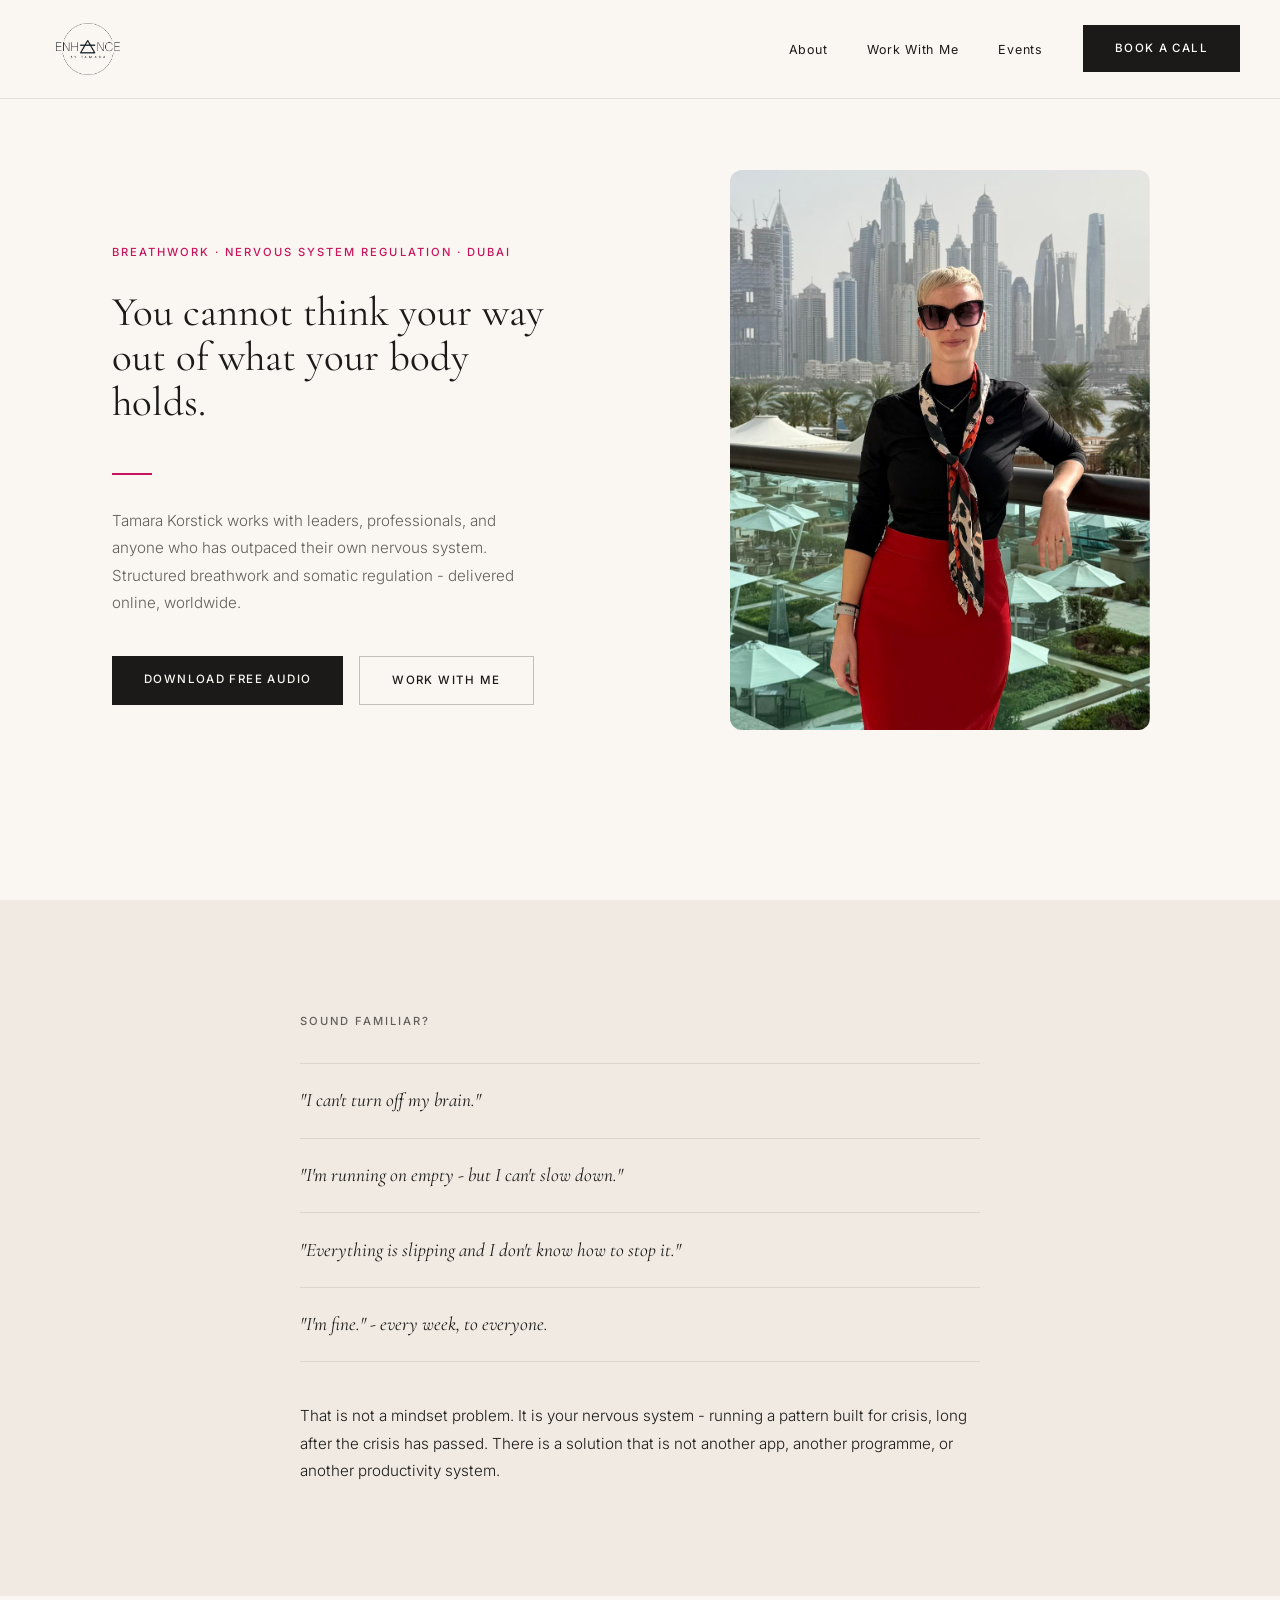
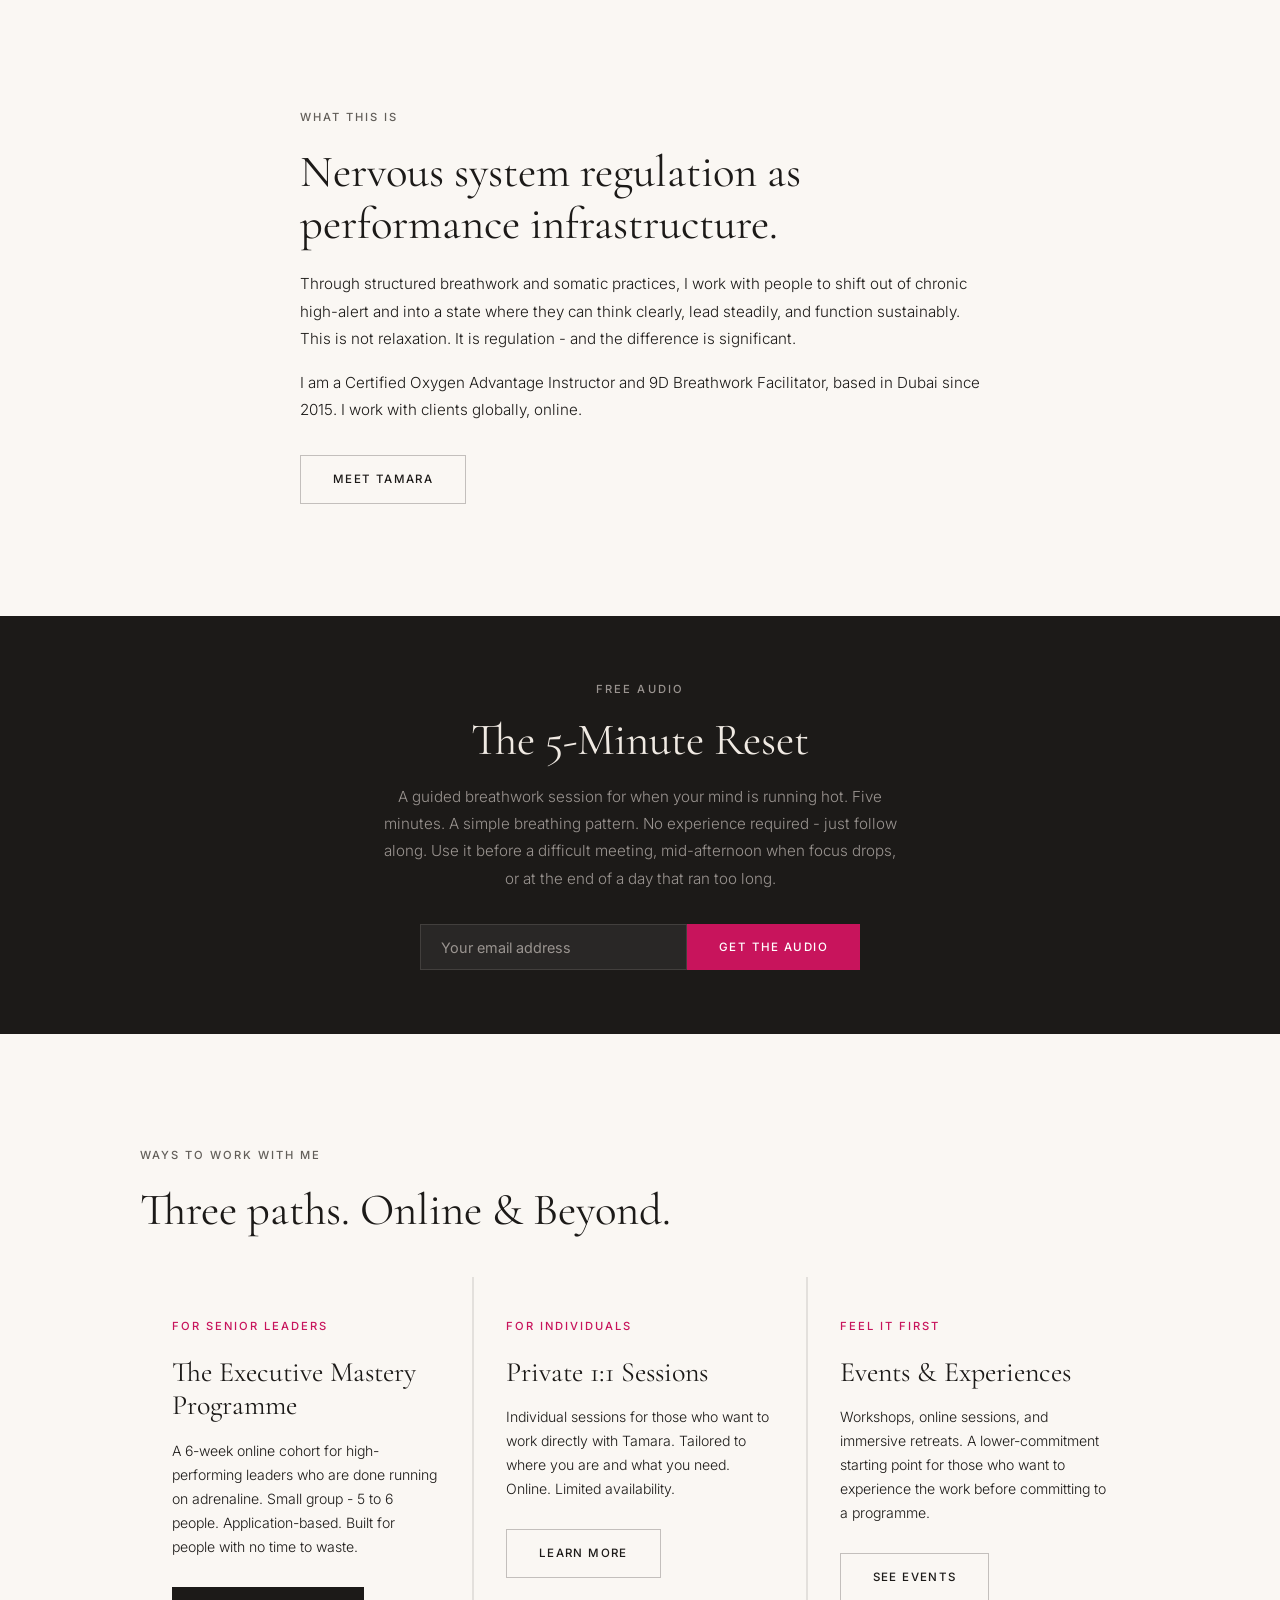
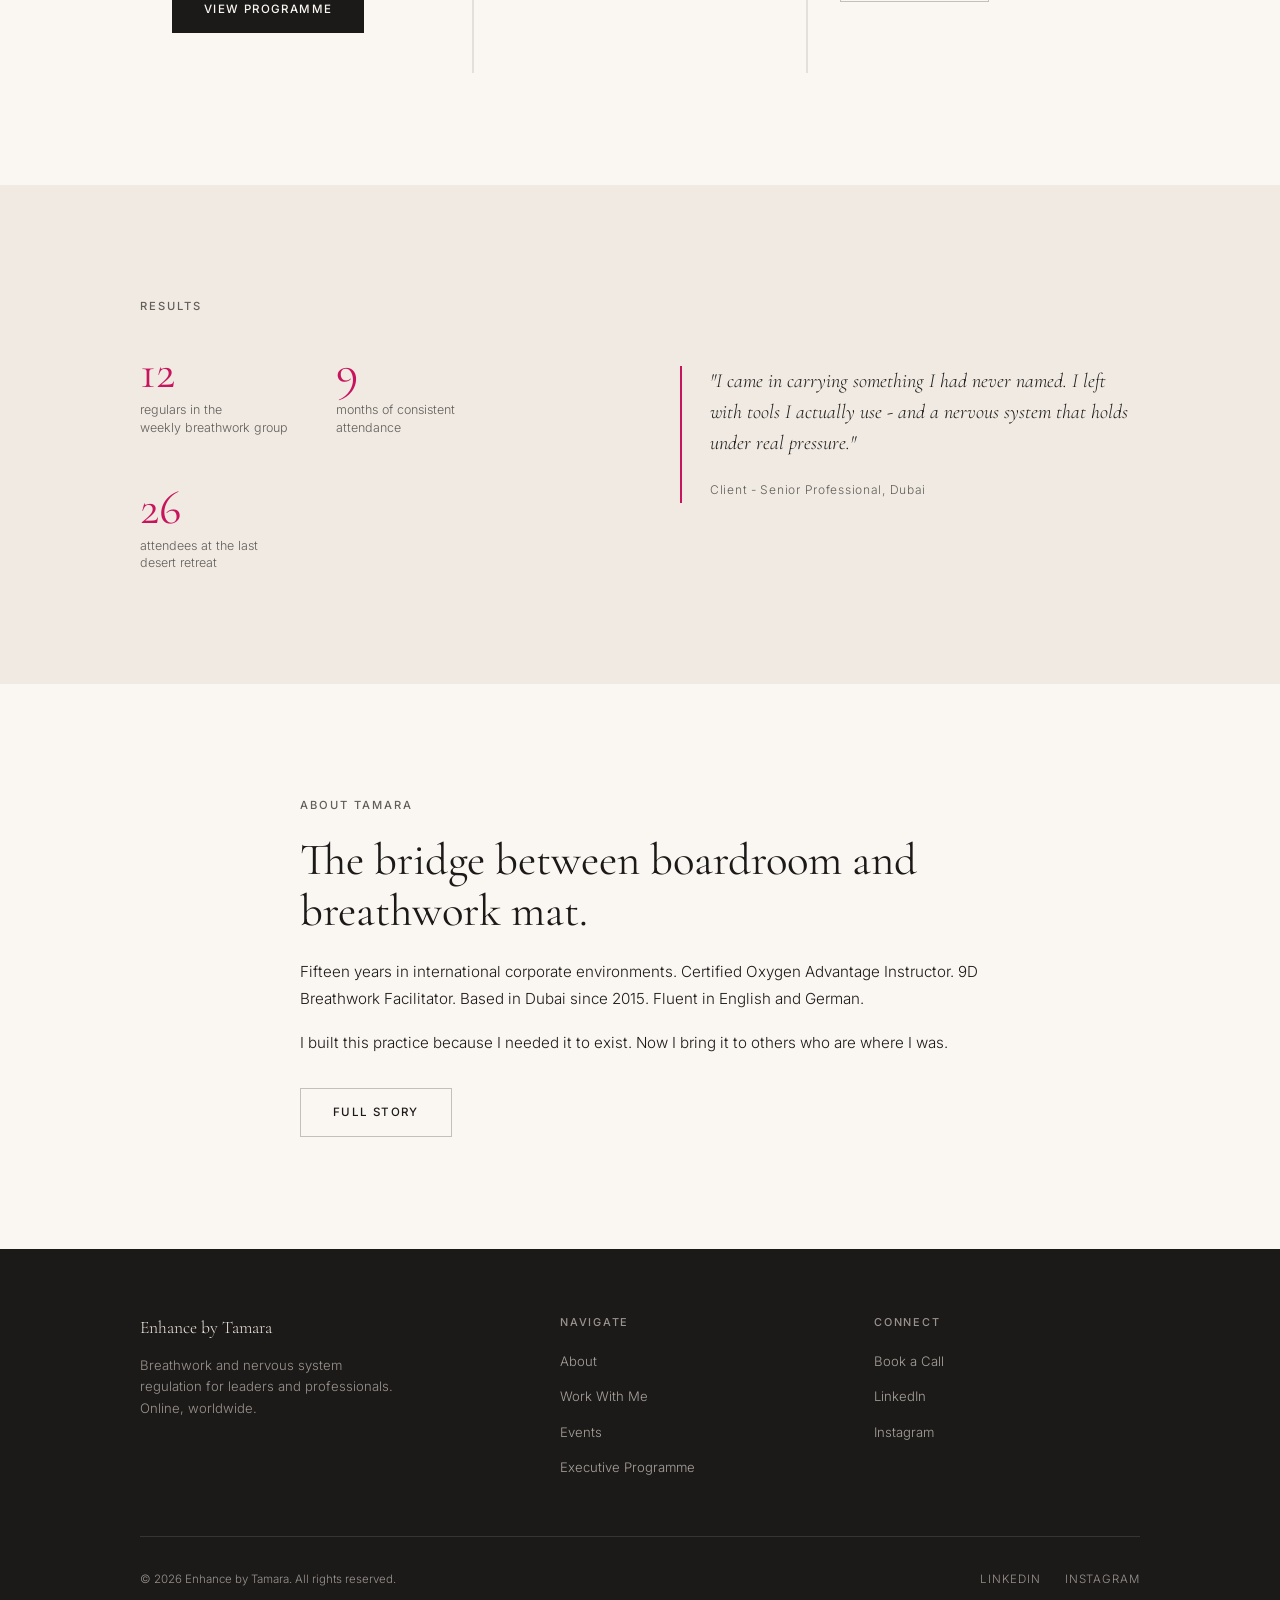
<file: index.html>
<!DOCTYPE html>
<html lang="en">
<head>
  <meta charset="UTF-8">
  <meta name="viewport" content="width=device-width, initial-scale=1.0">
  <title>Enhance by Tamara | Breathwork &amp; Nervous System Regulation</title>
  <!-- Google tag (gtag.js) -->
  <script async src="https://www.googletagmanager.com/gtag/js?id=G-301PP8ZPSJ"></script>
  <script>
    window.dataLayer = window.dataLayer || [];
    function gtag(){dataLayer.push(arguments);}
    gtag('js', new Date());
    gtag('config', 'G-301PP8ZPSJ');
  </script>
  <meta name="description" content="Tamara Korstick works with leaders, professionals, and anyone who has outpaced their own nervous system. Structured breathwork and somatic regulation, delivered online.">
  <link rel="canonical" href="https://enhancebytamara.com/">
  <link rel="icon" type="image/svg+xml" href="favicon.svg">
  <link rel="apple-touch-icon" href="favicon.svg">
  <meta name="author" content="Tamara Korstick">
  <meta name="theme-color" content="#1a1a1a">

  <!-- Open Graph -->
  <meta property="og:type" content="website">
  <meta property="og:site_name" content="Enhance by Tamara">
  <meta property="og:title" content="Enhance by Tamara | Breathwork &amp; Nervous System Regulation">
  <meta property="og:description" content="Tamara Korstick works with leaders, professionals, and anyone who has outpaced their own nervous system. Structured breathwork and somatic regulation, delivered online.">
  <meta property="og:url" content="https://enhancebytamara.com/">
  <meta property="og:image" content="https://enhancebytamara.com/photos/3%204%20aspect%20ratio%20-%20tamara%20dubai.png">
  <meta property="og:image:alt" content="Tamara Korstick, breathwork facilitator based in Dubai">
  <meta property="og:locale" content="en_GB">

  <!-- Twitter / X Card -->
  <meta name="twitter:card" content="summary_large_image">
  <meta name="twitter:title" content="Enhance by Tamara | Breathwork &amp; Nervous System Regulation">
  <meta name="twitter:description" content="Tamara Korstick works with leaders, professionals, and anyone who has outpaced their own nervous system. Structured breathwork and somatic regulation, delivered online.">
  <meta name="twitter:image" content="https://enhancebytamara.com/photos/3%204%20aspect%20ratio%20-%20tamara%20dubai.png">
  <meta name="twitter:image:alt" content="Tamara Korstick, breathwork facilitator based in Dubai">

  <!-- Preload LCP image -->
  <link rel="preload" as="image" href="photos/3 4 aspect ratio - tamara dubai.png">

  <link rel="preconnect" href="https://fonts.googleapis.com">
  <link rel="preconnect" href="https://fonts.gstatic.com" crossorigin>
  <link href="https://fonts.googleapis.com/css2?family=Cormorant+Garamond:ital,wght@0,400;0,500;0,600;1,400&family=Inter:wght@300;400;500&display=swap" rel="stylesheet">
  <link rel="stylesheet" href="style.css">

  <!-- Structured Data -->
  <script type="application/ld+json">
  {
    "@context": "https://schema.org",
    "@graph": [
      {
        "@type": "WebSite",
        "@id": "https://enhancebytamara.com/#website",
        "url": "https://enhancebytamara.com/",
        "name": "Enhance by Tamara",
        "description": "Breathwork and nervous system regulation for leaders and professionals"
      },
      {
        "@type": "Person",
        "@id": "https://enhancebytamara.com/#tamara",
        "name": "Tamara Korstick",
        "jobTitle": "Breathwork Facilitator and Nervous System Regulation Coach",
        "description": "Certified Oxygen Advantage Instructor and 9D Breathwork Facilitator based in Dubai since 2015. Works with leaders and professionals online, worldwide.",
        "url": "https://enhancebytamara.com/about.html",
        "image": "https://enhancebytamara.com/photos/3%204%20aspect%20ratio%20-%20tamara%20dubai.png",
        "email": "contact@coffeewithtamara.com",
        "knowsLanguage": ["en", "de"],
        "address": {
          "@type": "PostalAddress",
          "addressLocality": "Dubai",
          "addressCountry": "AE"
        },
        "sameAs": [
          "https://www.linkedin.com/in/tamara-korstick-871780378",
          "https://www.instagram.com/enhance_by.tamara/"
        ]
      },
      {
        "@type": "HealthAndBeautyBusiness",
        "@id": "https://enhancebytamara.com/#business",
        "name": "Enhance by Tamara",
        "url": "https://enhancebytamara.com/",
        "description": "Breathwork and nervous system regulation for leaders and professionals. Online, worldwide.",
        "founder": { "@id": "https://enhancebytamara.com/#tamara" },
        "email": "contact@coffeewithtamara.com",
        "address": {
          "@type": "PostalAddress",
          "addressLocality": "Dubai",
          "addressCountry": "AE"
        },
        "areaServed": "Worldwide",
        "hasOfferCatalog": {
          "@type": "OfferCatalog",
          "name": "Services",
          "itemListElement": [
            { "@type": "Offer", "itemOffered": { "@type": "Service", "name": "Breathwork Sessions" } },
            { "@type": "Offer", "itemOffered": { "@type": "Service", "name": "Nervous System Regulation Coaching" } },
            { "@type": "Offer", "itemOffered": { "@type": "Service", "name": "Executive Mastery Programme" } }
          ]
        },
        "sameAs": [
          "https://www.linkedin.com/in/tamara-korstick-871780378",
          "https://www.instagram.com/enhance_by.tamara/"
        ]
      }
    ]
  }
  </script>
</head>
<body>

  <!-- ── NAV ── -->
  <nav class="nav" role="navigation" aria-label="Main navigation">
    <a href="index.html" class="nav-logo">
      <img src="photos/logo enhance by tamara.png" alt="Enhance by Tamara" class="nav-logo-img" loading="eager">
    </a>
    <button class="nav-toggle" aria-label="Toggle navigation" onclick="toggleNav(this)">
      <span></span><span></span><span></span>
    </button>
    <ul class="nav-links" id="navMenu" role="list">
      <li><a href="about.html">About</a></li>
      <li><a href="work-with-me.html">Work With Me</a></li>
      <li><a href="events.html">Events</a></li>
      <li>
        <a href="https://calendly.com/enhancebytamara/meet-with-tamara"
           target="_blank" rel="noopener" class="nav-cta btn">Book a Call</a>
      </li>
    </ul>
  </nav>

  <!-- ── HERO ── -->
  <section class="hero" aria-label="Introduction">
    <div class="hero-text">
      <span class="label">Breathwork · Nervous System Regulation · Dubai</span>
      <h1>You cannot think your way out of what your body holds.</h1>
      <div class="hero-rule"></div>
      <p>Tamara Korstick works with leaders, professionals, and anyone who has outpaced their own nervous system. Structured breathwork and somatic regulation - delivered online, worldwide.</p>
      <div class="hero-btns">
        <a href="#toolkit" class="btn btn-dark">Download Free Audio</a>
        <a href="work-with-me.html" class="btn btn-outline">Work With Me</a>
      </div>
    </div>
    <div class="hero-image">
      <div class="hero-frame">
        <img src="photos/3 4 aspect ratio - tamara dubai.png" alt="Tamara Korstick, breathwork facilitator, Dubai" width="600" height="800" fetchpriority="high">
      </div>
    </div>
  </section>

  <!-- ── THE PROBLEM ── -->
  <section class="section section-alt" aria-label="Common experiences">
    <div class="inner">
      <span class="label label-muted">Sound familiar?</span>
      <div class="problem-list">
        <div class="problem-item">
          <p class="text-serif">"I can't turn off my brain."</p>
        </div>
        <div class="problem-item">
          <p class="text-serif">"I'm running on empty - but I can't slow down."</p>
        </div>
        <div class="problem-item">
          <p class="text-serif">"Everything is slipping and I don't know how to stop it."</p>
        </div>
        <div class="problem-item">
          <p class="text-serif">"I'm fine." - every week, to everyone.</p>
        </div>
      </div>
      <p style="margin-top: 2.5rem;">That is not a mindset problem. It is your nervous system - running a pattern built for crisis, long after the crisis has passed. There is a solution that is not another app, another programme, or another productivity system.</p>
    </div>
  </section>

  <!-- ── WHAT THIS IS ── -->
  <section class="section">
    <div class="inner">
      <span class="label label-muted">What this is</span>
      <h2 style="margin: 1.25rem 0;">Nervous system regulation as performance infrastructure.</h2>
      <p>Through structured breathwork and somatic practices, I work with people to shift out of chronic high-alert and into a state where they can think clearly, lead steadily, and function sustainably. This is not relaxation. It is regulation - and the difference is significant.</p>
      <p style="margin-top: 1rem;">I am a Certified Oxygen Advantage Instructor and 9D Breathwork Facilitator, based in Dubai since 2015. I work with clients globally, online.</p>
      <a href="about.html" class="btn btn-outline" style="margin-top: 2rem;">Meet Tamara</a>
    </div>
  </section>

  <!-- ── LEAD MAGNET ── -->
  <section class="lead-magnet" id="toolkit" aria-label="Free resource download">
    <span class="label">Free Audio</span>
    <h2>The 5-Minute Reset</h2>
    <p>A guided breathwork session for when your mind is running hot. Five minutes. A simple breathing pattern. No experience required - just follow along. Use it before a difficult meeting, mid-afternoon when focus drops, or at the end of a day that ran too long.</p>

    <form name="toolkit-download"
          id="toolkitForm"
          class="lead-form"
          action="/thank-you.html"
          netlify
          data-netlify="true"
          onsubmit="handleFormSubmit(event, 'toolkitForm', 'toolkitSuccess')">
      <input type="hidden" name="form-name" value="toolkit-download">
      <input type="email" name="email" placeholder="Your email address" required aria-label="Email address">
      <button type="submit" class="btn btn-primary">Get the Audio</button>
    </form>
    <p id="toolkitSuccess" class="lead-success">Check your email for the audio.</p>
  </section>

  <!-- ── THREE WAYS TO WORK ── -->
  <section class="section" aria-label="Ways to work with Tamara">
    <div class="inner-wide">
      <span class="label label-muted">Ways to work with me</span>
      <h2 style="margin: 1.25rem 0 2.5rem;">Three paths. Online & Beyond.</h2>
      <div class="cards">
        <div class="card">
          <span class="label">For senior leaders</span>
          <h3>The Executive Mastery Programme</h3>
          <p>A 6-week online cohort for high-performing leaders who are done running on adrenaline. Small group - 5 to 6 people. Application-based. Built for people with no time to waste.</p>
          <a href="https://corporate.enhancebytamara.com"
             target="_blank" rel="noopener" class="btn btn-dark">View Programme</a>
        </div>
        <div class="card">
          <span class="label">For individuals</span>
          <h3>Private 1:1 Sessions</h3>
          <p>Individual sessions for those who want to work directly with Tamara. Tailored to where you are and what you need. Online. Limited availability.</p>
          <a href="work-with-me.html#one-to-one" class="btn btn-outline">Learn More</a>
        </div>
        <div class="card">
          <span class="label">Feel it first</span>
          <h3>Events &amp; Experiences</h3>
          <p>Workshops, online sessions, and immersive retreats. A lower-commitment starting point for those who want to experience the work before committing to a programme.</p>
          <a href="events.html" class="btn btn-outline">See Events</a>
        </div>
      </div>
    </div>
  </section>

  <!-- ── SOCIAL PROOF ── -->
  <section class="section section-alt" aria-label="Results and testimonials">
    <div class="inner-wide">
      <div class="grid-2">
        <div>
          <span class="label label-muted">Results</span>
          <div class="stat-row" style="margin-top: 2rem;">
            <div>
              <div class="stat-number">12</div>
              <div class="stat-label">regulars in the<br>weekly breathwork group</div>
            </div>
            <div>
              <div class="stat-number">9</div>
              <div class="stat-label">months of consistent<br>attendance</div>
            </div>
            <div>
              <div class="stat-number">26</div>
              <div class="stat-label">attendees at the last<br>desert retreat</div>
            </div>
          </div>
        </div>
        <div>
          <div class="testimonial">
            <blockquote>"I came in carrying something I had never named. I left with tools I actually use - and a nervous system that holds under real pressure."</blockquote>
            <cite>Client - Senior Professional, Dubai</cite>
          </div>
        </div>
      </div>
    </div>
  </section>

  <!-- ── ABOUT TAMARA ── -->
  <section class="section" aria-label="About Tamara">
    <div class="inner">
      <span class="label label-muted">About Tamara</span>
      <h2 style="margin: 1.25rem 0;">The bridge between boardroom and breathwork mat.</h2>
      <p>Fifteen years in international corporate environments. Certified Oxygen Advantage Instructor. 9D Breathwork Facilitator. Based in Dubai since 2015. Fluent in English and German.</p>
      <p style="margin-top: 1rem;">I built this practice because I needed it to exist. Now I bring it to others who are where I was.</p>
      <a href="about.html" class="btn btn-outline" style="margin-top: 2rem;">Full Story</a>
    </div>
  </section>

  <!-- ── FOOTER ── -->
  <footer class="footer" role="contentinfo">
    <div class="footer-inner">
      <div>
        <div class="footer-logo">Enhance by Tamara</div>
        <p class="footer-tagline">Breathwork and nervous system regulation for leaders and professionals. Online, worldwide.</p>
      </div>
      <nav class="footer-nav" aria-label="Footer navigation">
        <h4>Navigate</h4>
        <ul role="list">
          <li><a href="about.html">About</a></li>
          <li><a href="work-with-me.html">Work With Me</a></li>
          <li><a href="events.html">Events</a></li>
          <li><a href="https://corporate.enhancebytamara.com" target="_blank" rel="noopener">Executive Programme</a></li>
        </ul>
      </nav>
      <div class="footer-nav">
        <h4>Connect</h4>
        <ul role="list">
          <li><a href="https://calendly.com/enhancebytamara/meet-with-tamara" target="_blank" rel="noopener">Book a Call</a></li>
          <li><a href="https://www.linkedin.com/in/tamara-korstick-871780378" target="_blank" rel="noopener">LinkedIn</a></li>
          <li><a href="https://www.instagram.com/enhance_by.tamara/" target="_blank" rel="noopener">Instagram</a></li>
        </ul>
      </div>
    </div>
    <div class="footer-bottom">
      <p>© 2026 Enhance by Tamara. All rights reserved.</p>
      <div class="footer-social">
        <a href="https://www.linkedin.com/in/tamara-korstick-871780378" target="_blank" rel="noopener">LinkedIn</a>
        <a href="https://www.instagram.com/enhance_by.tamara/" target="_blank" rel="noopener">Instagram</a>
      </div>
    </div>
  </footer>

  <script>
    function toggleNav(btn) {
      const menu = document.getElementById('navMenu');
      menu.classList.toggle('open');
      btn.setAttribute('aria-expanded', menu.classList.contains('open'));
    }

    async function handleFormSubmit(e, formId, successId) {
      e.preventDefault();
      const form = document.getElementById(formId);
      const success = document.getElementById(successId);
      const data = new FormData(form);
      try {
        await fetch('/', {
          method: 'POST',
          headers: { 'Content-Type': 'application/x-www-form-urlencoded' },
          body: new URLSearchParams(data).toString()
        });
        window.location.href = '/thank-you.html';
      } catch {
        form.submit();
      }
    }
  </script>

</body>
</html>
</file>
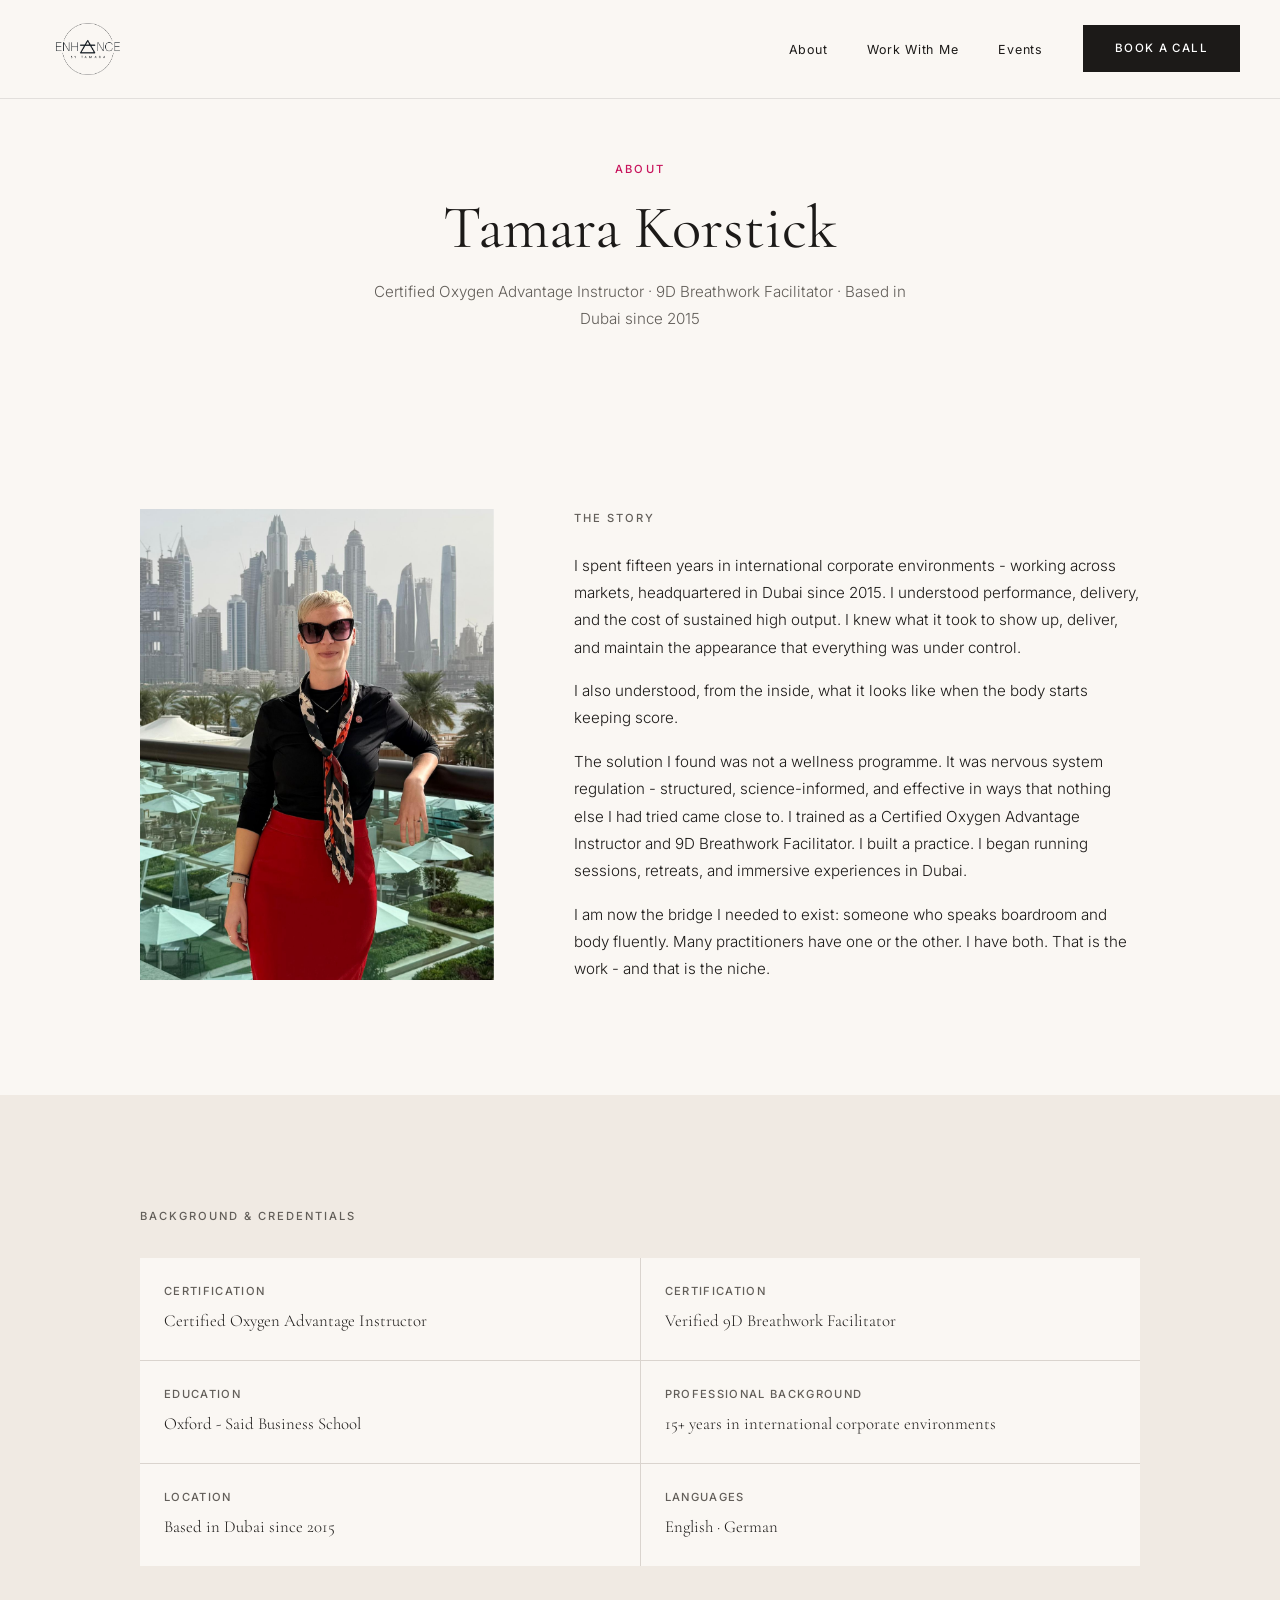
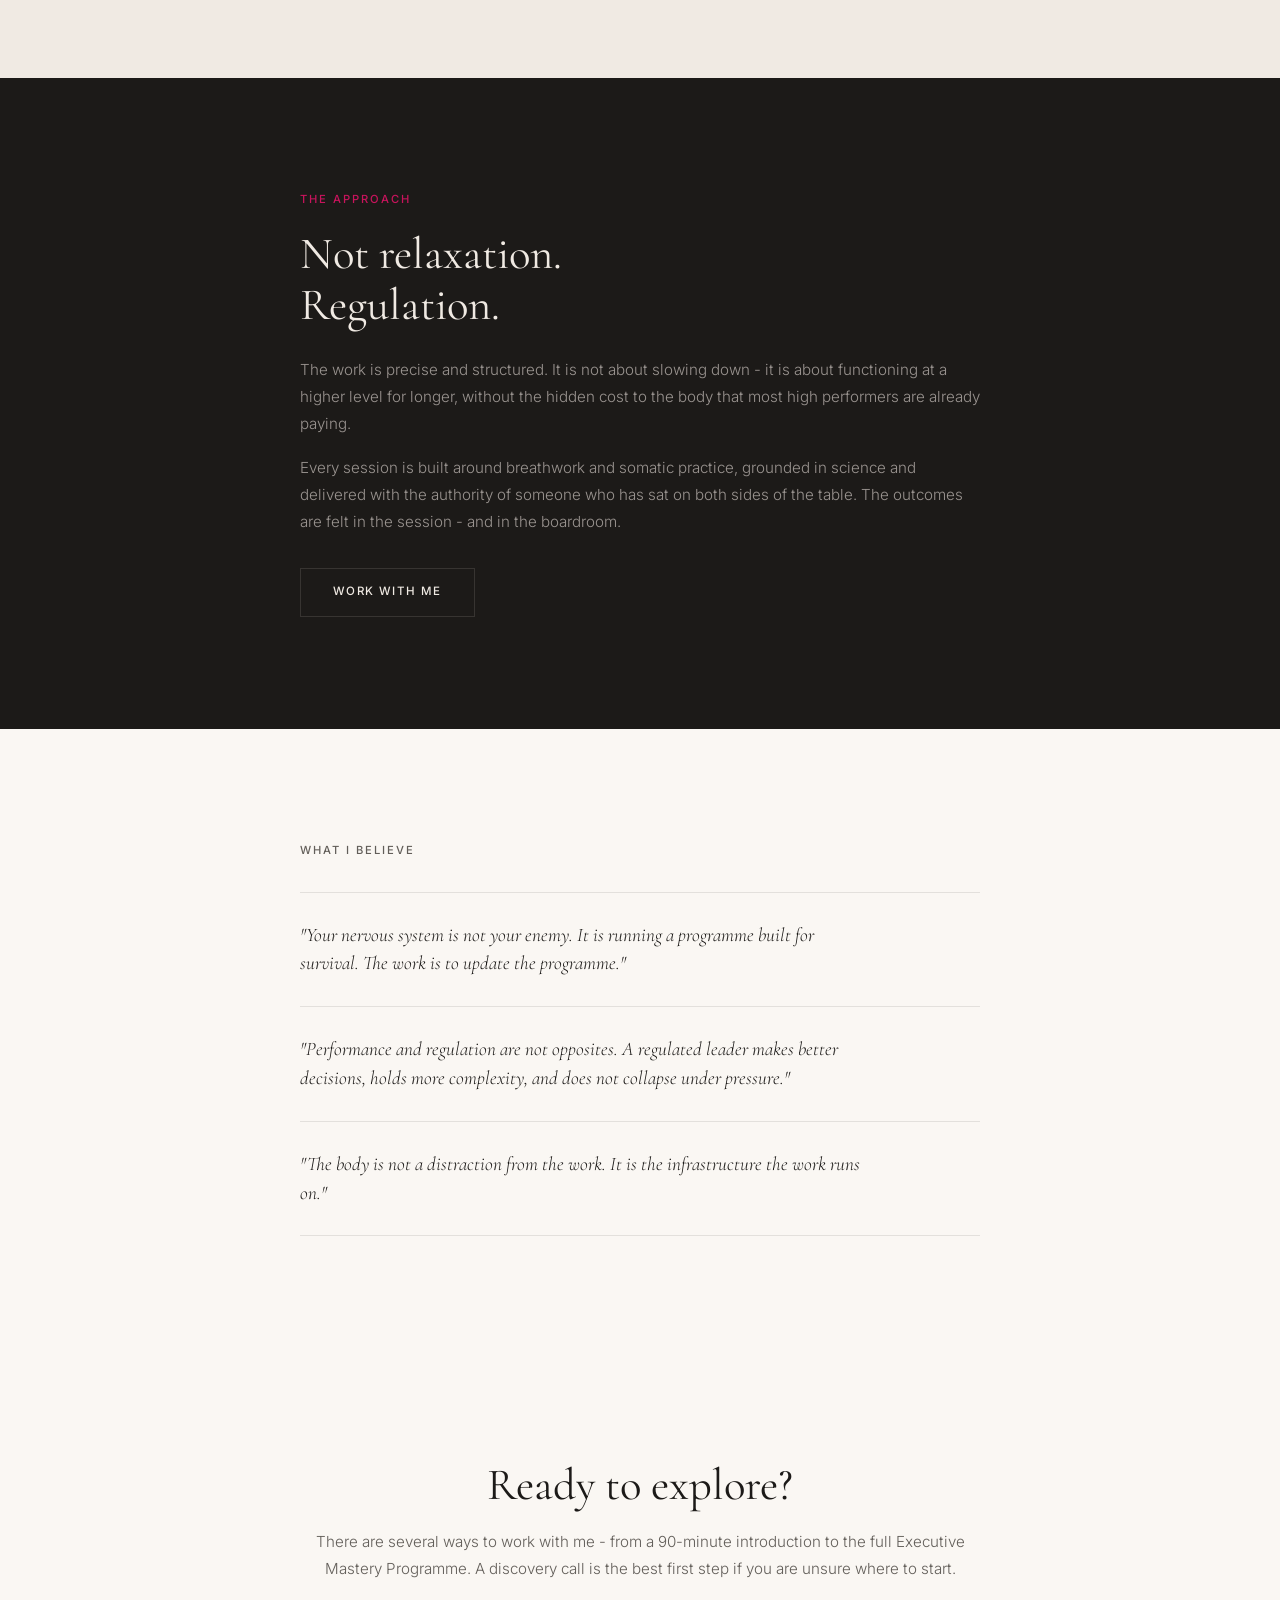
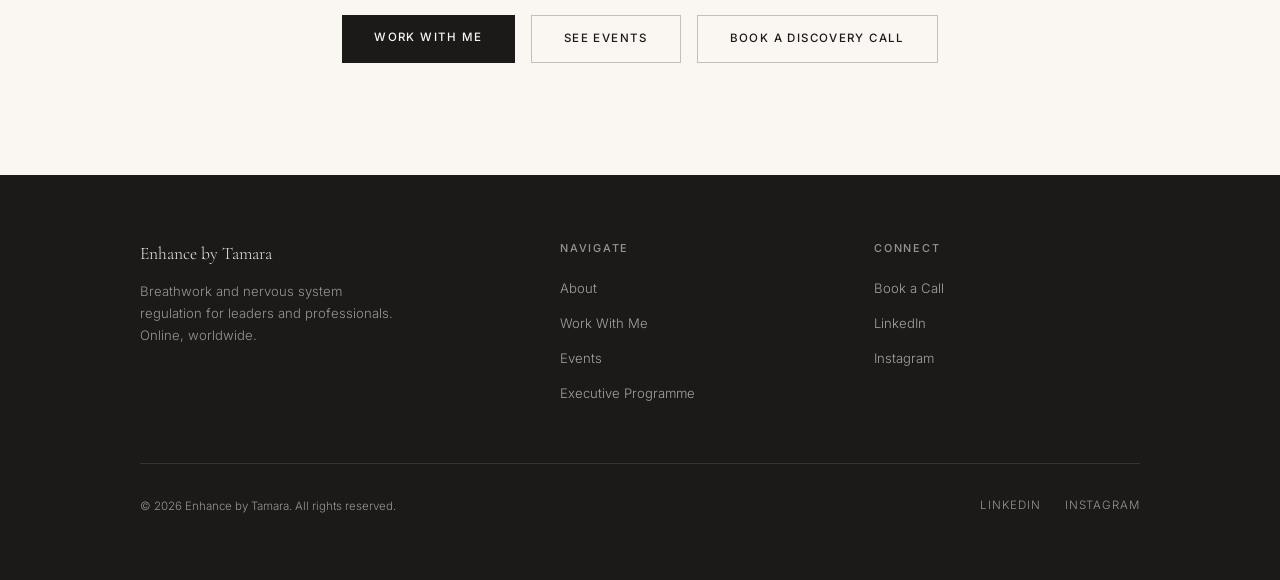
<file: about.html>
<!DOCTYPE html>
<html lang="en">
<head>
  <script async src="https://www.googletagmanager.com/gtag/js?id=G-301PP8ZPSJ"></script>
  <script>
    window.dataLayer = window.dataLayer || [];
    function gtag(){dataLayer.push(arguments);}
    gtag('js', new Date());
    gtag('config', 'G-301PP8ZPSJ');
  </script>
  <meta charset="UTF-8">
  <meta name="viewport" content="width=device-width, initial-scale=1.0">
  <title>About Tamara Korstick | Enhance by Tamara</title>
  <meta name="description" content="Certified Oxygen Advantage Instructor and 9D Breathwork Facilitator. 15+ years in international corporate environments. Oxford educated. Based in Dubai since 2015.">
  <link rel="canonical" href="https://enhancebytamara.com/about.html">
  <link rel="icon" type="image/svg+xml" href="favicon.svg">
  <link rel="preconnect" href="https://fonts.googleapis.com">
  <link rel="preconnect" href="https://fonts.gstatic.com" crossorigin>
  <link href="https://fonts.googleapis.com/css2?family=Cormorant+Garamond:ital,wght@0,400;0,500;0,600;1,400&family=Inter:wght@300;400;500&display=swap" rel="stylesheet">
  <link rel="stylesheet" href="style.css">
  <style>
    /* About-specific layout */
    .about-intro {
      display: grid;
      grid-template-columns: 1fr 1.6fr;
      gap: 5rem;
      align-items: start;
    }

    .about-intro-photo {
      position: sticky;
      top: 6rem;
    }

    @media (max-width: 860px) {
      .about-intro { grid-template-columns: 1fr; gap: 2.5rem; }
      .about-intro-photo { position: static; }
    }
  </style>
</head>
<body>

  <!-- ── NAV ── -->
  <nav class="nav" role="navigation" aria-label="Main navigation">
    <a href="index.html" class="nav-logo">
      <img src="photos/logo enhance by tamara.png" alt="Enhance by Tamara" class="nav-logo-img">
    </a>
    <button class="nav-toggle" aria-label="Toggle navigation" onclick="toggleNav(this)">
      <span></span><span></span><span></span>
    </button>
    <ul class="nav-links" id="navMenu" role="list">
      <li><a href="about.html" aria-current="page">About</a></li>
      <li><a href="work-with-me.html">Work With Me</a></li>
      <li><a href="events.html">Events</a></li>
      <li>
        <a href="https://calendly.com/enhancebytamara/meet-with-tamara"
           target="_blank" rel="noopener" class="nav-cta btn">Book a Call</a>
      </li>
    </ul>
  </nav>

  <!-- ── PAGE HERO ── -->
  <div class="page-hero">
    <span class="label">About</span>
    <h1>Tamara Korstick</h1>
    <p>Certified Oxygen Advantage Instructor &middot; 9D Breathwork Facilitator &middot; Based in Dubai since 2015</p>
  </div>

  <!-- ── STORY + PORTRAIT PLACEHOLDER ── -->
  <section class="section" aria-label="Tamara's story">
    <div class="inner-wide">
      <div class="about-intro">

        <!-- Portrait photo - sticky alongside the text -->
        <div class="about-intro-photo">
          <div style="aspect-ratio:3/4; overflow:hidden;">
            <img src="photos/3%204%20aspect%20ratio%20-%20tamara%20dubai.png"
                 alt="Tamara Korstick"
                 style="width:100%; height:100%; object-fit:cover; display:block;">
          </div>
        </div>

        <!-- Story text -->
        <div>
          <span class="label label-muted">The story</span>
          <p style="margin-top: 1.5rem;">I spent fifteen years in international corporate environments - working across markets, headquartered in Dubai since 2015. I understood performance, delivery, and the cost of sustained high output. I knew what it took to show up, deliver, and maintain the appearance that everything was under control.</p>
          <p style="margin-top: 1rem;">I also understood, from the inside, what it looks like when the body starts keeping score.</p>
          <p style="margin-top: 1rem;">The solution I found was not a wellness programme. It was nervous system regulation - structured, science-informed, and effective in ways that nothing else I had tried came close to. I trained as a Certified Oxygen Advantage Instructor and 9D Breathwork Facilitator. I built a practice. I began running sessions, retreats, and immersive experiences in Dubai.</p>
          <p style="margin-top: 1rem;">I am now the bridge I needed to exist: someone who speaks boardroom and body fluently. Many practitioners have one or the other. I have both. That is the work - and that is the niche.</p>
        </div>

      </div>
    </div>
  </section>

  <!-- ── CREDENTIALS ── -->
  <section class="section section-alt" aria-label="Credentials and background">
    <div class="inner-wide">
      <span class="label label-muted">Background &amp; credentials</span>
      <div class="credentials" style="margin-top: 2rem;">
        <div class="credential">
          <div class="credential-title">Certification</div>
          <div class="credential-value">Certified Oxygen Advantage Instructor</div>
        </div>
        <div class="credential">
          <div class="credential-title">Certification</div>
          <div class="credential-value">Verified 9D Breathwork Facilitator</div>
        </div>
        <div class="credential">
          <div class="credential-title">Education</div>
          <div class="credential-value">Oxford - Said Business School</div>
        </div>
        <div class="credential">
          <div class="credential-title">Professional background</div>
          <div class="credential-value">15+ years in international corporate environments</div>
        </div>
        <div class="credential">
          <div class="credential-title">Location</div>
          <div class="credential-value">Based in Dubai since 2015</div>
        </div>
        <div class="credential">
          <div class="credential-title">Languages</div>
          <div class="credential-value">English &middot; German</div>
        </div>
      </div>
    </div>
  </section>

  <!-- ── APPROACH (dark text section) ── -->
  <section class="section section-dark" aria-label="The approach">
    <div class="inner">
      <span class="label" style="color: var(--accent);">The approach</span>
      <h2 style="margin-top: 1.25rem; color: var(--text-on-dark);">Not relaxation.<br>Regulation.</h2>
      <p style="margin-top: 1.5rem;">The work is precise and structured. It is not about slowing down - it is about functioning at a higher level for longer, without the hidden cost to the body that most high performers are already paying.</p>
      <p style="margin-top: 1rem;">Every session is built around breathwork and somatic practice, grounded in science and delivered with the authority of someone who has sat on both sides of the table. The outcomes are felt in the session - and in the boardroom.</p>
      <a href="work-with-me.html" class="btn btn-outline-light" style="margin-top: 2rem;">Work With Me</a>
    </div>
  </section>

  <!-- ── BELIEFS ── -->
  <section class="section" aria-label="What Tamara believes">
    <div class="inner">
      <span class="label label-muted">What I believe</span>
      <div class="beliefs" style="margin-top: 2rem;">
        <div class="belief">
          <p>"Your nervous system is not your enemy. It is running a programme built for survival. The work is to update the programme."</p>
        </div>
        <div class="belief">
          <p>"Performance and regulation are not opposites. A regulated leader makes better decisions, holds more complexity, and does not collapse under pressure."</p>
        </div>
        <div class="belief">
          <p>"The body is not a distraction from the work. It is the infrastructure the work runs on."</p>
        </div>
      </div>
    </div>
  </section>

  <!-- ── CLOSING CTA ── -->
  <section class="section" style="text-align: center;" aria-label="Next steps">
    <div class="inner">
      <h2>Ready to explore?</h2>
      <p style="margin-top: 1rem; color: var(--text-muted);">There are several ways to work with me - from a 90-minute introduction to the full Executive Mastery Programme. A discovery call is the best first step if you are unsure where to start.</p>
      <div style="display: flex; gap: 1rem; justify-content: center; flex-wrap: wrap; margin-top: 2rem;">
        <a href="work-with-me.html" class="btn btn-dark">Work With Me</a>
        <a href="events.html" class="btn btn-outline">See Events</a>
        <a href="https://calendly.com/enhancebytamara/meet-with-tamara"
           target="_blank" rel="noopener" class="btn btn-outline">Book a Discovery Call</a>
      </div>
    </div>
  </section>

  <!-- ── FOOTER ── -->
  <footer class="footer" role="contentinfo">
    <div class="footer-inner">
      <div>
        <div class="footer-logo">Enhance by Tamara</div>
        <p class="footer-tagline">Breathwork and nervous system regulation for leaders and professionals. Online, worldwide.</p>
      </div>
      <nav class="footer-nav" aria-label="Footer navigation">
        <h4>Navigate</h4>
        <ul role="list">
          <li><a href="about.html">About</a></li>
          <li><a href="work-with-me.html">Work With Me</a></li>
          <li><a href="events.html">Events</a></li>
          <li><a href="https://corporate.enhancebytamara.com" target="_blank" rel="noopener">Executive Programme</a></li>
        </ul>
      </nav>
      <div class="footer-nav">
        <h4>Connect</h4>
        <ul role="list">
          <li><a href="https://calendly.com/enhancebytamara/meet-with-tamara" target="_blank" rel="noopener">Book a Call</a></li>
          <li><a href="https://www.linkedin.com/in/tamara-korstick-871780378/" target="_blank" rel="noopener">LinkedIn</a></li>
          <li><a href="https://www.instagram.com/enhance_by.tamara/" target="_blank" rel="noopener">Instagram</a></li>
        </ul>
      </div>
    </div>
    <div class="footer-bottom">
      <p>© 2026 Enhance by Tamara. All rights reserved.</p>
      <div class="footer-social">
        <a href="https://www.linkedin.com/in/tamara-korstick-871780378/" target="_blank" rel="noopener">LinkedIn</a>
        <a href="https://www.instagram.com/enhance_by.tamara/" target="_blank" rel="noopener">Instagram</a>
      </div>
    </div>
  </footer>

  <script>
    function toggleNav(btn) {
      const menu = document.getElementById('navMenu');
      menu.classList.toggle('open');
      btn.setAttribute('aria-expanded', menu.classList.contains('open'));
    }
  </script>

</body>
</html>
</file>
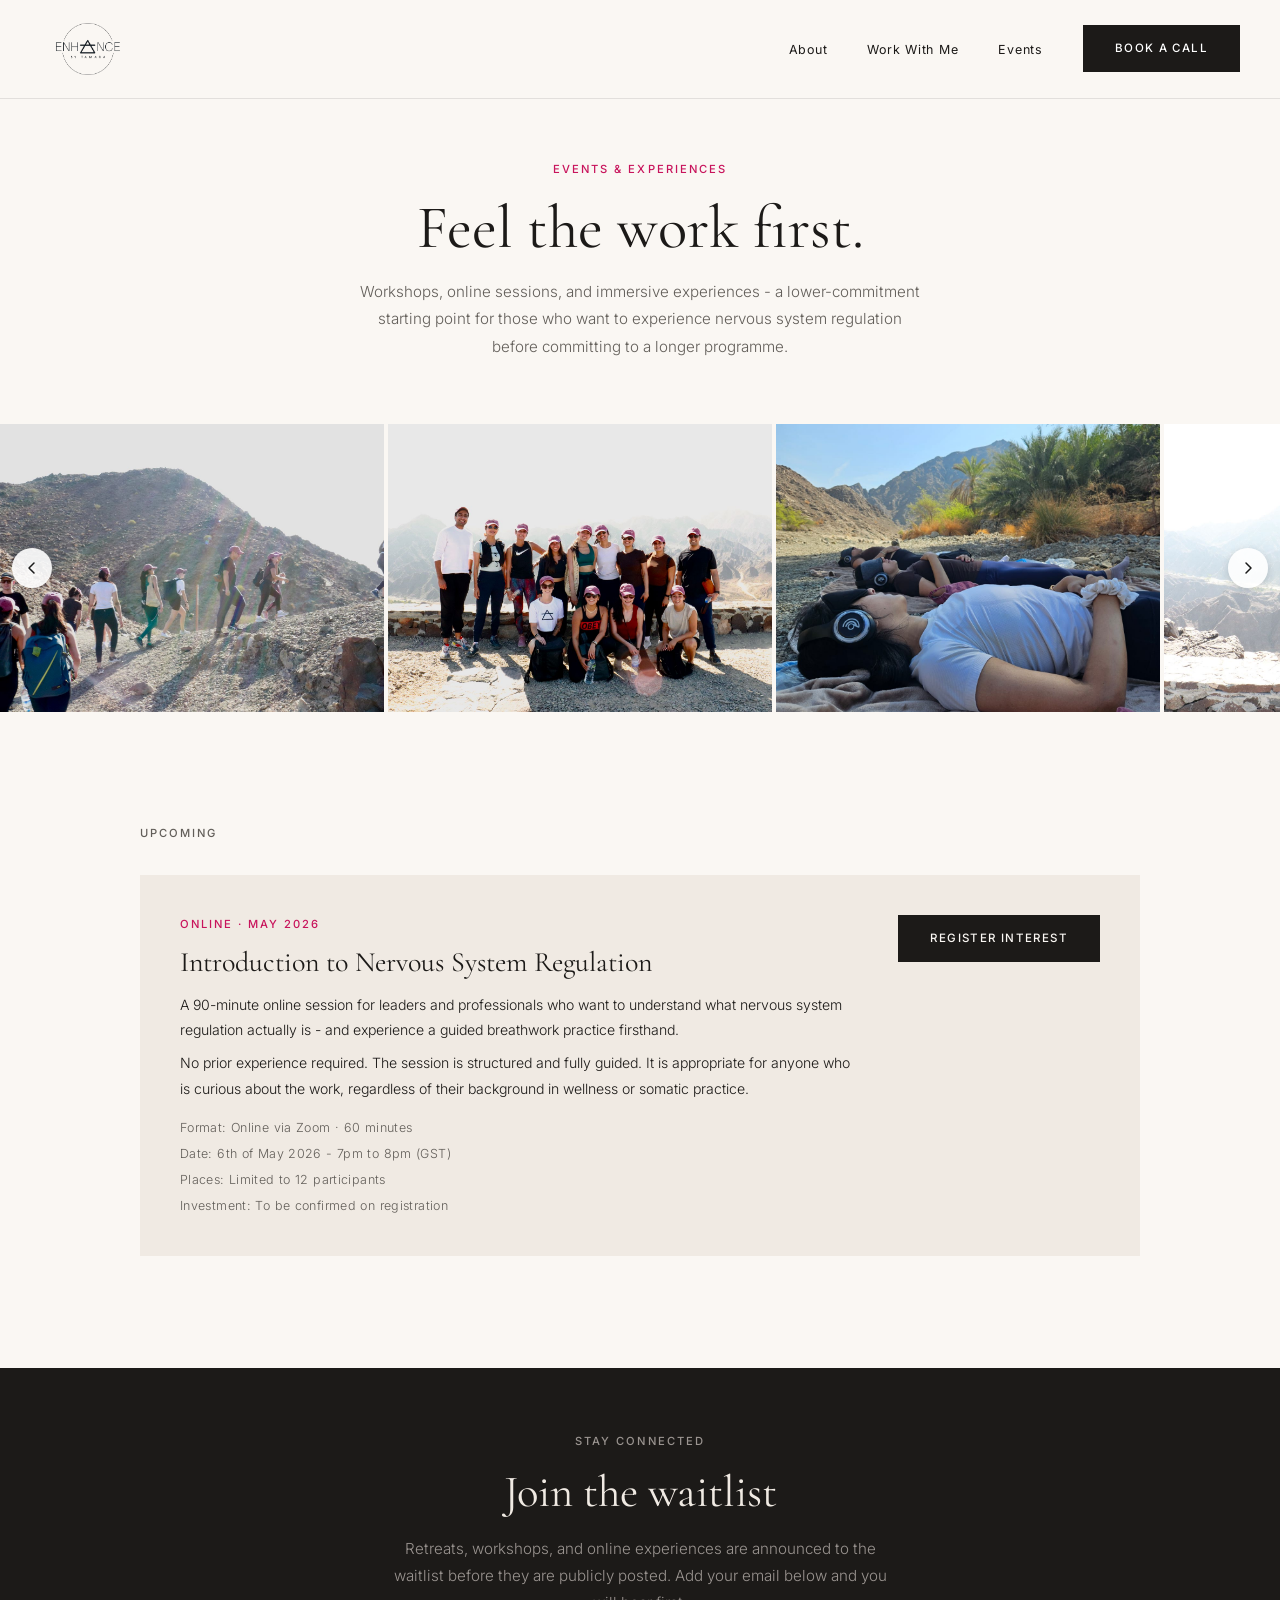
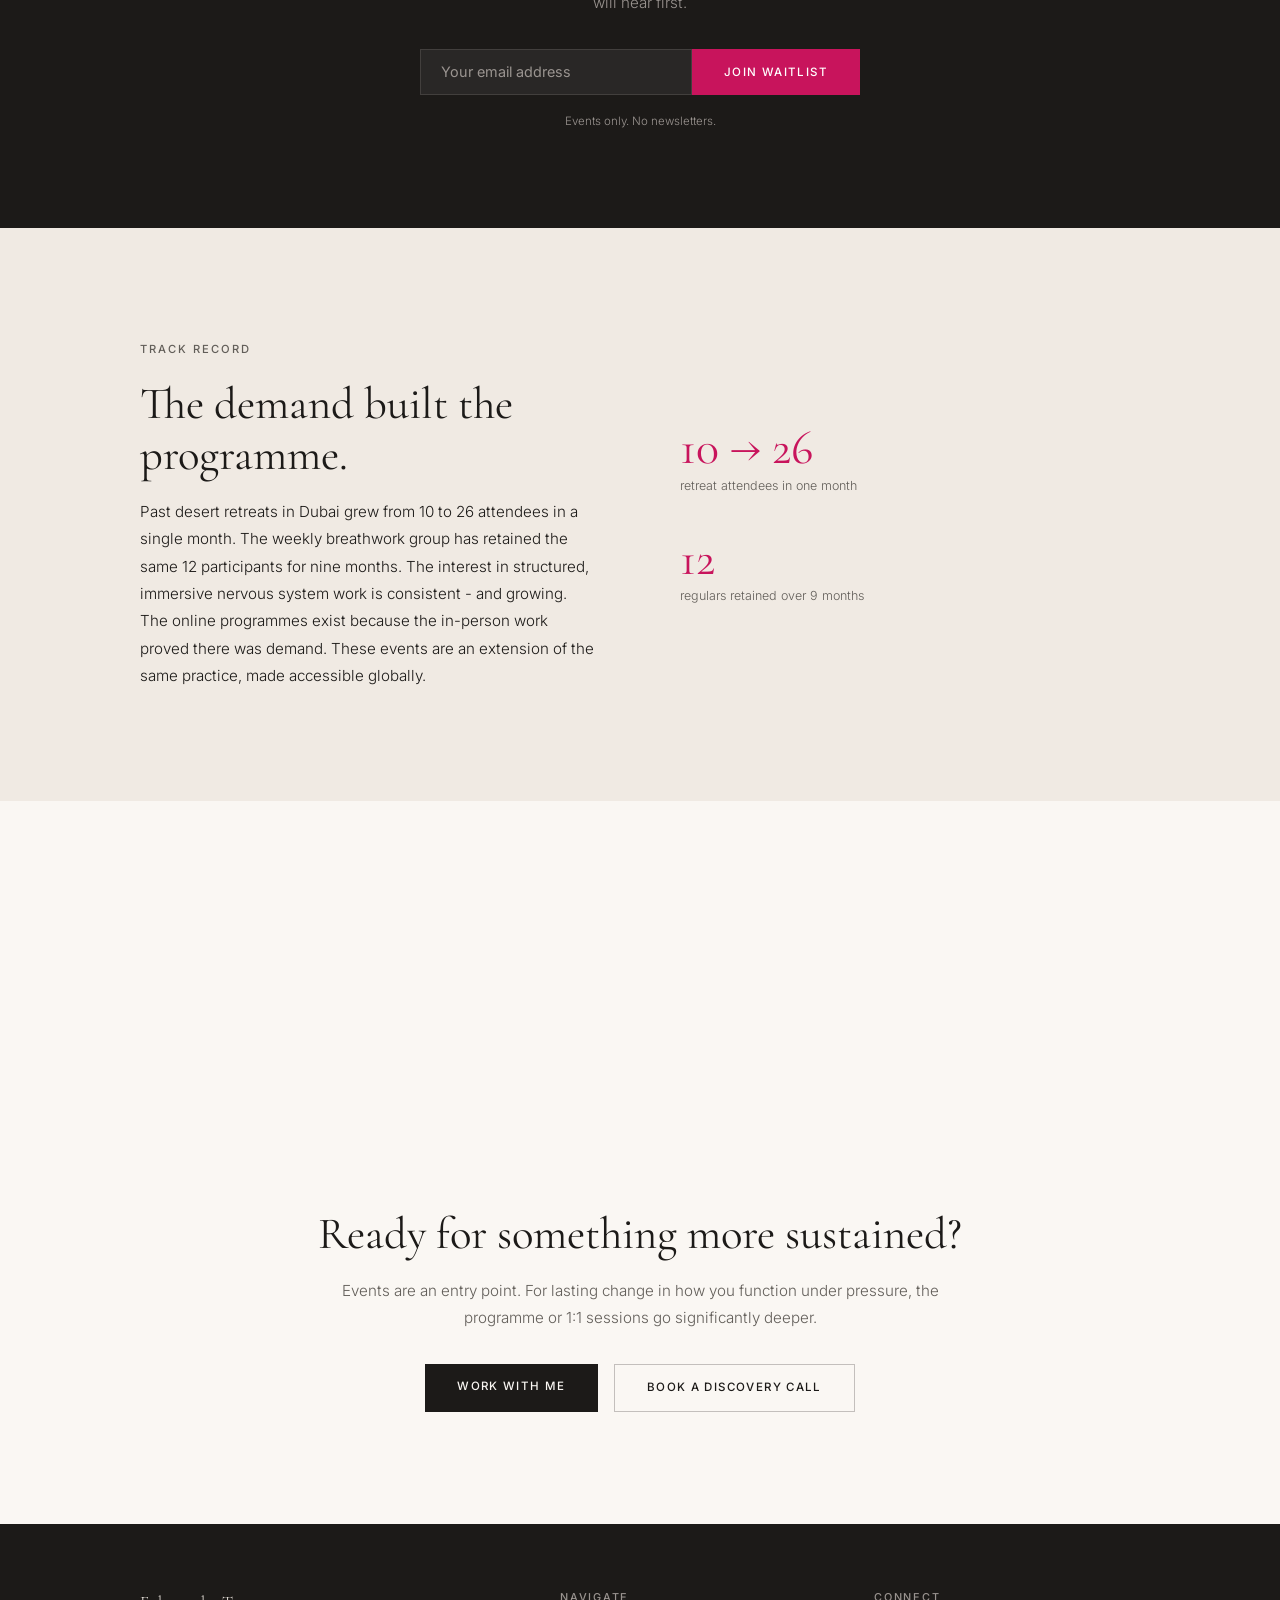
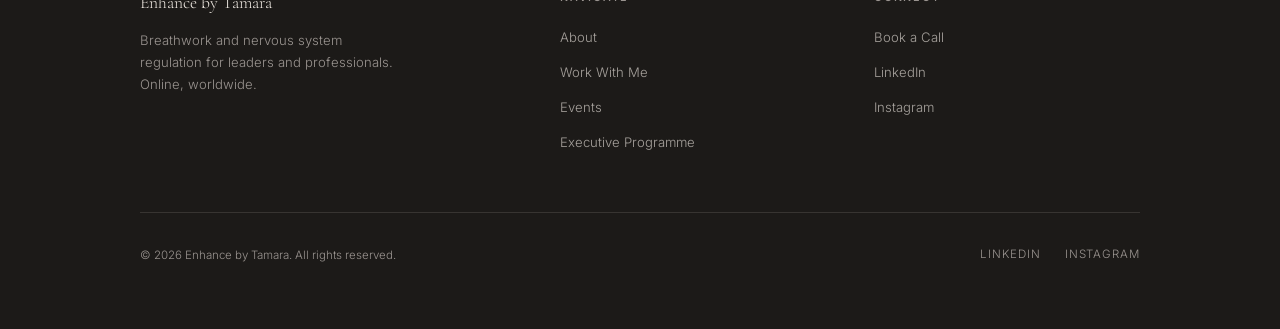
<file: events.html>
<!DOCTYPE html>
<html lang="en">
<head>
  <script async src="https://www.googletagmanager.com/gtag/js?id=G-301PP8ZPSJ"></script>
  <script>
    window.dataLayer = window.dataLayer || [];
    function gtag(){dataLayer.push(arguments);}
    gtag('js', new Date());
    gtag('config', 'G-301PP8ZPSJ');
  </script>
  <meta charset="UTF-8">
  <meta name="viewport" content="width=device-width, initial-scale=1.0">
  <title>Events &amp; Experiences | Enhance by Tamara</title>
  <meta name="description" content="Upcoming breathwork sessions, workshops, and immersive experiences with Tamara Korstick. Online worldwide and in Dubai.">
  <link rel="canonical" href="https://enhancebytamara.com/events.html">
  <link rel="icon" type="image/svg+xml" href="favicon.svg">
  <link rel="preconnect" href="https://fonts.googleapis.com">
  <link rel="preconnect" href="https://fonts.gstatic.com" crossorigin>
  <link href="https://fonts.googleapis.com/css2?family=Cormorant+Garamond:ital,wght@0,400;0,500;0,600;1,400&family=Inter:wght@300;400;500&display=swap" rel="stylesheet">
  <link rel="stylesheet" href="style.css">
</head>
<body>

  <!-- ── NAV ── -->
  <nav class="nav" role="navigation" aria-label="Main navigation">
    <a href="index.html" class="nav-logo">
      <img src="photos/logo enhance by tamara.png" alt="Enhance by Tamara" class="nav-logo-img">
    </a>
    <button class="nav-toggle" aria-label="Toggle navigation" onclick="toggleNav(this)">
      <span></span><span></span><span></span>
    </button>
    <ul class="nav-links" id="navMenu" role="list">
      <li><a href="about.html">About</a></li>
      <li><a href="work-with-me.html">Work With Me</a></li>
      <li><a href="events.html" aria-current="page">Events</a></li>
      <li>
        <a href="https://calendly.com/enhancebytamara/meet-with-tamara"
           target="_blank" rel="noopener" class="nav-cta btn">Book a Call</a>
      </li>
    </ul>
  </nav>

  <!-- ── PAGE HERO ── -->
  <div class="page-hero">
    <span class="label">Events &amp; Experiences</span>
    <h1>Feel the work first.</h1>
    <p>Workshops, online sessions, and immersive experiences - a lower-commitment starting point for those who want to experience nervous system regulation before committing to a longer programme.</p>
  </div>

  <!-- ── EVENTS GALLERY ── -->
  <style>
    .gallery-wrap {
      position: relative;
    }
    .gallery-strip {
      display: flex;
      gap: 4px;
      overflow-x: auto;
      scroll-snap-type: x mandatory;
      -webkit-overflow-scrolling: touch;
      scrollbar-width: none;
    }
    .gallery-strip::-webkit-scrollbar { display: none; }
    .gallery-item {
      flex: 0 0 85vw;
      aspect-ratio: 4/3;
      overflow: hidden;
      scroll-snap-align: start;
    }
    @media (min-width: 600px) {
      .gallery-item { flex: 0 0 45vw; }
    }
    @media (min-width: 900px) {
      .gallery-item { flex: 0 0 30vw; }
    }
    .gallery-item img {
      width: 100%;
      height: 100%;
      object-fit: cover;
      display: block;
    }
    .gallery-btn {
      display: none;
      position: absolute;
      top: 50%;
      transform: translateY(-50%);
      z-index: 10;
      background: rgba(255,255,255,0.9);
      border: none;
      border-radius: 50%;
      width: 2.5rem;
      height: 2.5rem;
      cursor: pointer;
      align-items: center;
      justify-content: center;
      box-shadow: 0 2px 8px rgba(0,0,0,0.15);
      transition: background 0.2s;
    }
    .gallery-btn:hover { background: #fff; }
    .gallery-btn--prev { left: 0.75rem; }
    .gallery-btn--next { right: 0.75rem; }
    @media (hover: hover) {
      .gallery-btn { display: flex; }
    }
  </style>
  <section aria-label="Photos from past events">
    <div class="gallery-wrap">
    <button class="gallery-btn gallery-btn--prev" aria-label="Previous photo" onclick="galleryScroll(-1)">
      <svg width="16" height="16" viewBox="0 0 16 16" fill="none" aria-hidden="true">
        <path d="M10 3L5 8l5 5" stroke="#1a1a1a" stroke-width="1.5" stroke-linecap="round" stroke-linejoin="round"/>
      </svg>
    </button>
    <button class="gallery-btn gallery-btn--next" aria-label="Next photo" onclick="galleryScroll(1)">
      <svg width="16" height="16" viewBox="0 0 16 16" fill="none" aria-hidden="true">
        <path d="M6 3l5 5-5 5" stroke="#1a1a1a" stroke-width="1.5" stroke-linecap="round" stroke-linejoin="round"/>
      </svg>
    </button>
    <div class="gallery-strip" id="galleryStrip">
      <div class="gallery-item"><img src="photos/events/event%20WhatsApp%20Image%202026-04-02%20at%2010.09.11%20(1).jpeg" alt="Past event" loading="lazy"></div>
      <div class="gallery-item"><img src="photos/events/event%20WhatsApp%20Image%202026-04-02%20at%2010.09.11.jpeg" alt="Past event" loading="lazy"></div>
      <div class="gallery-item"><img src="photos/events/event%20WhatsApp%20Image%202026-04-02%20at%2010.09.11%20(2).jpeg" alt="Past event" loading="lazy"></div>
      <div class="gallery-item"><img src="photos/events/event%203.jpeg" alt="Past event" loading="lazy"></div>
      <div class="gallery-item"><img src="photos/events/event%204.jpeg" alt="Past event" loading="lazy"></div>
      <div class="gallery-item"><img src="photos/events/event%20WhatsApp%20Image%202026-04-02%20at%2014.17.30%20.jpeg" alt="Past event" loading="lazy"></div>
      <div class="gallery-item"><img src="photos/events/event%20WhatsApp%20Image%202026-04-02%20at%2014.17.30%205.jpeg" alt="Past event" loading="lazy"></div>
      <div class="gallery-item"><img src="photos/events/event%201.jpeg" alt="Past event" loading="lazy"></div>
    </div>
    </div>
  </section>
  <script>
    function galleryScroll(dir) {
      const strip = document.getElementById('galleryStrip');
      const itemWidth = strip.querySelector('.gallery-item').offsetWidth + 4;
      strip.scrollBy({ left: dir * itemWidth, behavior: 'smooth' });
    }
  </script>

  <!-- ── UPCOMING EVENT ── -->
  <section class="section" aria-label="Upcoming events">
    <div class="inner-wide">
      <span class="label label-muted">Upcoming</span>

      <div class="event-card" style="margin-top: 2rem;">
        <div class="event-meta">
          <span class="label">Online &middot; May 2026</span>
          <h3>Introduction to Nervous System Regulation</h3>
          <p>A 90-minute online session for leaders and professionals who want to understand what nervous system regulation actually is - and experience a guided breathwork practice firsthand.</p>
          <p>No prior experience required. The session is structured and fully guided. It is appropriate for anyone who is curious about the work, regardless of their background in wellness or somatic practice.</p>
          <div class="event-details">
            <span>Format: Online via Zoom &middot; 60 minutes</span>
            <span>Date: 6th of May 2026 - 7pm to 8pm (GST)</span>
            <span>Places: Limited to 12 participants</span>
            <span>Investment: To be confirmed on registration</span>
          </div>
        </div>
        <div>
          <a href="https://calendly.com/enhancebytamara/meet-with-tamara"
             target="_blank" rel="noopener"
             class="btn btn-dark">Register Interest</a>
        </div>
      </div>

    </div>
  </section>

  <!-- ── WAITLIST ── -->
  <section class="lead-magnet" aria-label="Events waitlist">
    <span class="label">Stay connected</span>
    <h2>Join the waitlist</h2>
    <p>Retreats, workshops, and online experiences are announced to the waitlist before they are publicly posted. Add your email below and you will hear first.</p>

    <form name="events-waitlist"
          id="waitlistForm"
          class="lead-form"
          netlify
          data-netlify="true"
          onsubmit="handleFormSubmit(event, 'waitlistForm', 'waitlistSuccess')">
      <input type="hidden" name="form-name" value="events-waitlist">
      <input type="email" name="email" placeholder="Your email address" required aria-label="Email address">
      <button type="submit" class="btn btn-primary">Join Waitlist</button>
    </form>
    <p id="waitlistSuccess" class="lead-success">You are on the list.</p>
    <p class="lead-note">Events only. No newsletters.</p>
  </section>

  <!-- ── TRACK RECORD ── -->
  <section class="section section-alt" aria-label="Past events and results">
    <div class="inner-wide">
      <div class="grid-2">
        <div>
          <span class="label label-muted">Track record</span>
          <h2 style="margin-top: 1.25rem;">The demand built the programme.</h2>
          <p style="margin-top: 1rem;">Past desert retreats in Dubai grew from 10 to 26 attendees in a single month. The weekly breathwork group has retained the same 12 participants for nine months. The interest in structured, immersive nervous system work is consistent - and growing.</p>
          <p>The online programmes exist because the in-person work proved there was demand. These events are an extension of the same practice, made accessible globally.</p>
        </div>
        <div class="stat-row" style="flex-direction: column; gap: 2.5rem;">
          <div>
            <div class="stat-number">10 → 26</div>
            <div class="stat-label">retreat attendees in one month</div>
          </div>
          <div>
            <div class="stat-number">12</div>
            <div class="stat-label">regulars retained over 9 months</div>
          </div>
        </div>
      </div>
    </div>
  </section>

  <!-- ── EVENT VIDEO ── -->
  <section aria-label="Event video" style="display:flex; justify-content:center; padding: 3rem 1rem;">
    <video
      src="photos/events/event%20WhatsApp%20Video%202026-04-02%20at%2014.18.37.mp4"
      autoplay
      muted
      loop
      playsinline
      style="display:block; width:100%; max-width:400px; height:auto;">
    </video>
  </section>

  <!-- ── CLOSING CTA ── -->
  <section class="section" style="text-align: center;" aria-label="Next steps">
    <div class="inner">
      <h2>Ready for something more sustained?</h2>
      <p style="margin-top: 1rem; color: var(--text-muted);">Events are an entry point. For lasting change in how you function under pressure, the programme or 1:1 sessions go significantly deeper.</p>
      <div style="display: flex; gap: 1rem; justify-content: center; flex-wrap: wrap; margin-top: 2rem;">
        <a href="work-with-me.html" class="btn btn-dark">Work With Me</a>
        <a href="https://calendly.com/enhancebytamara/meet-with-tamara"
           target="_blank" rel="noopener" class="btn btn-outline">Book a Discovery Call</a>
      </div>
    </div>
  </section>

  <!-- ── FOOTER ── -->
  <footer class="footer" role="contentinfo">
    <div class="footer-inner">
      <div>
        <div class="footer-logo">Enhance by Tamara</div>
        <p class="footer-tagline">Breathwork and nervous system regulation for leaders and professionals. Online, worldwide.</p>
      </div>
      <nav class="footer-nav" aria-label="Footer navigation">
        <h4>Navigate</h4>
        <ul role="list">
          <li><a href="about.html">About</a></li>
          <li><a href="work-with-me.html">Work With Me</a></li>
          <li><a href="events.html">Events</a></li>
          <li><a href="https://corporate.enhancebytamara.com" target="_blank" rel="noopener">Executive Programme</a></li>
        </ul>
      </nav>
      <div class="footer-nav">
        <h4>Connect</h4>
        <ul role="list">
          <li><a href="https://calendly.com/enhancebytamara/meet-with-tamara" target="_blank" rel="noopener">Book a Call</a></li>
          <li><a href="https://www.linkedin.com/in/tamara-korstick-871780378/" target="_blank" rel="noopener">LinkedIn</a></li>
          <li><a href="https://www.instagram.com/enhance_by.tamara/" target="_blank" rel="noopener">Instagram</a></li>
        </ul>
      </div>
    </div>
    <div class="footer-bottom">
      <p>© 2026 Enhance by Tamara. All rights reserved.</p>
      <div class="footer-social">
        <a href="https://www.linkedin.com/in/tamara-korstick-871780378/" target="_blank" rel="noopener">LinkedIn</a>
        <a href="https://www.instagram.com/enhance_by.tamara/" target="_blank" rel="noopener">Instagram</a>
      </div>
    </div>
  </footer>

  <script>
    function toggleNav(btn) {
      const menu = document.getElementById('navMenu');
      menu.classList.toggle('open');
      btn.setAttribute('aria-expanded', menu.classList.contains('open'));
    }

    async function handleFormSubmit(e, formId, successId) {
      e.preventDefault();
      const form = document.getElementById(formId);
      const success = document.getElementById(successId);
      const data = new FormData(form);
      try {
        await fetch('/', {
          method: 'POST',
          headers: { 'Content-Type': 'application/x-www-form-urlencoded' },
          body: new URLSearchParams(data).toString()
        });
        form.style.display = 'none';
        success.style.display = 'block';
      } catch {
        form.submit();
      }
    }
  </script>

</body>
</html>
</file>
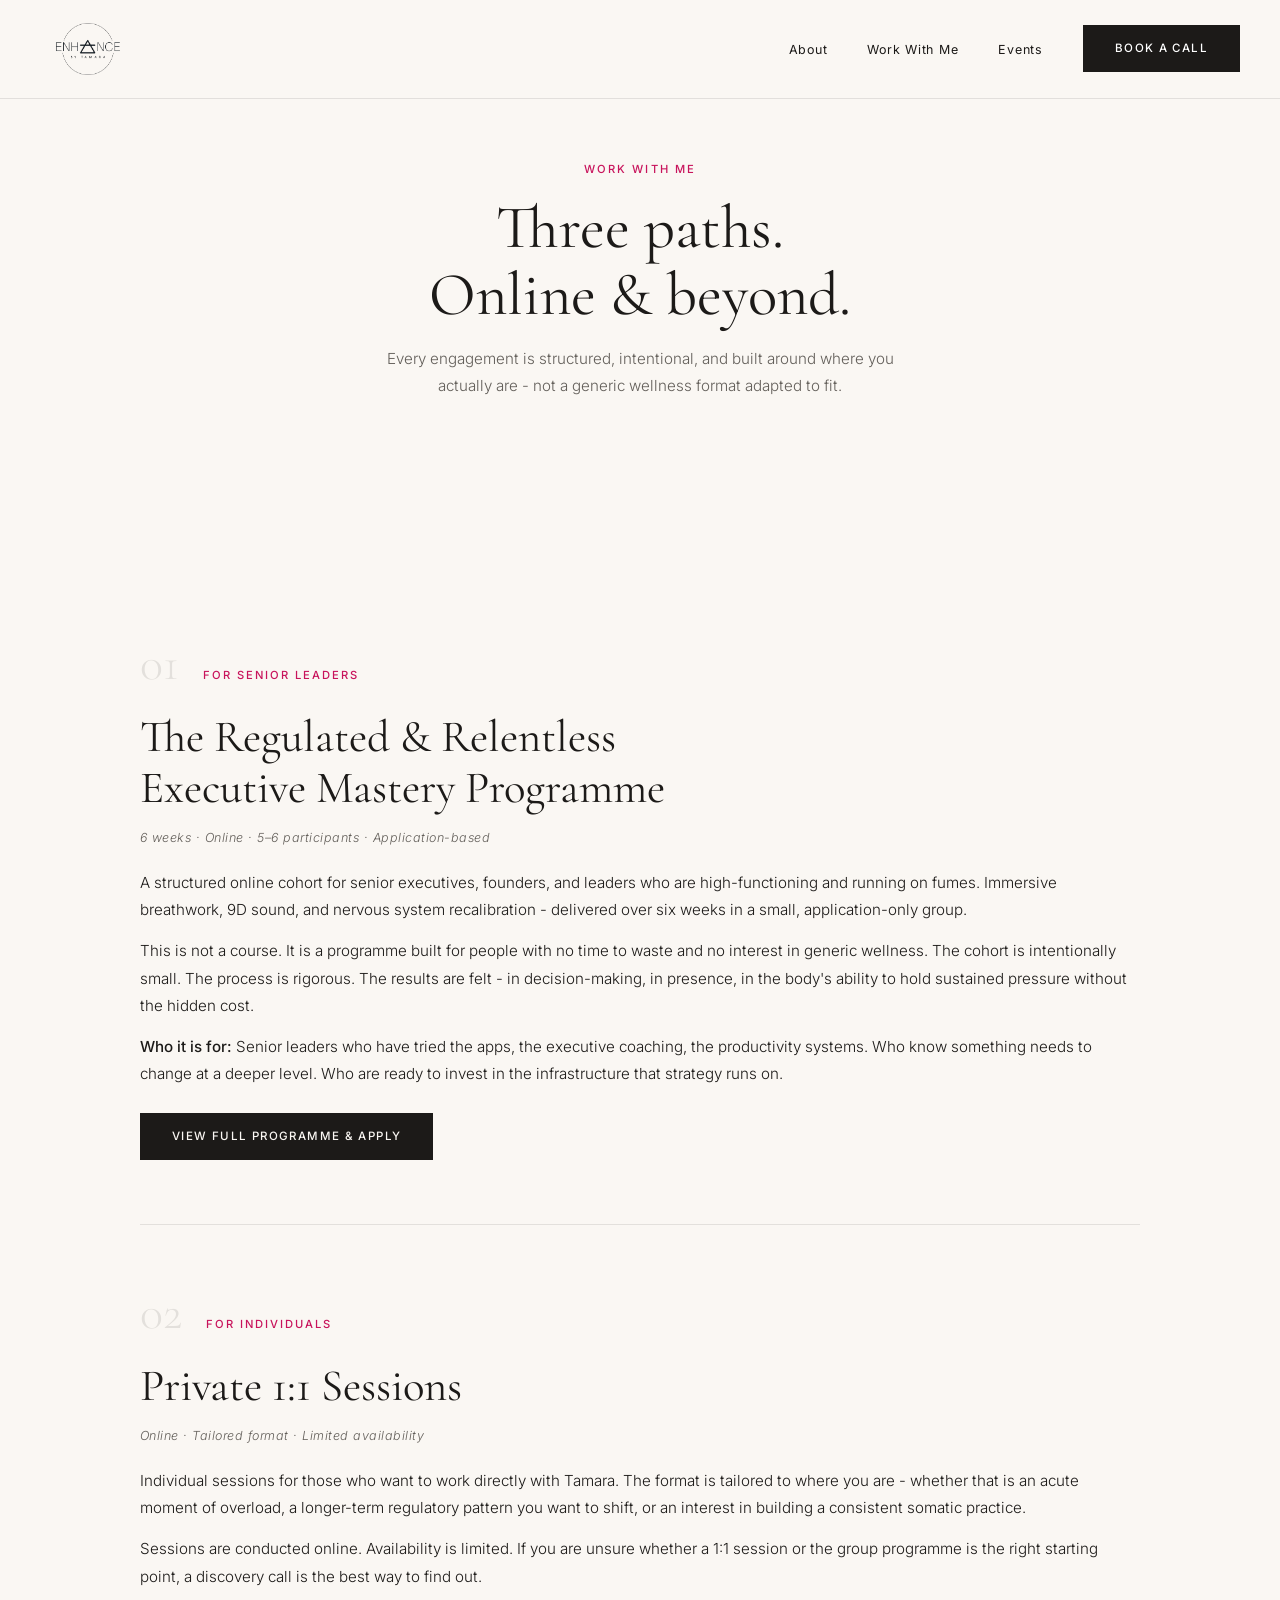
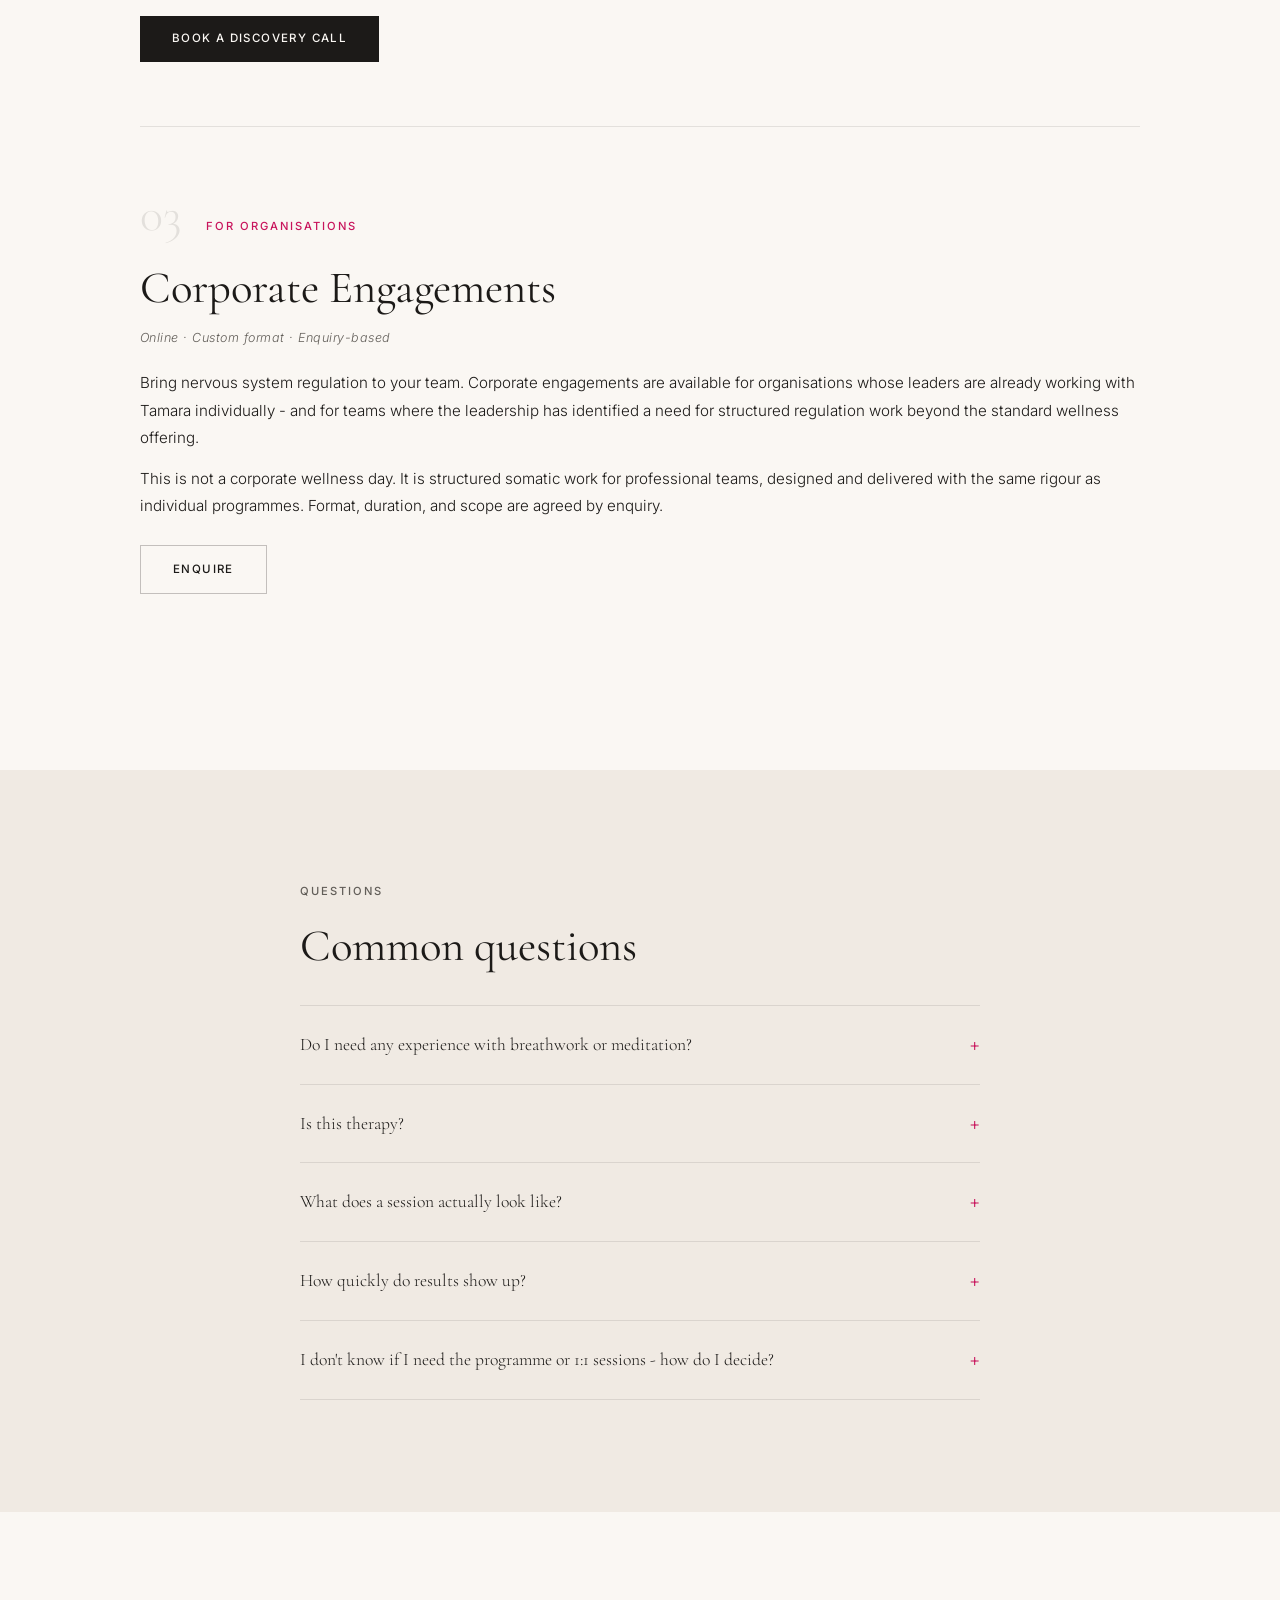
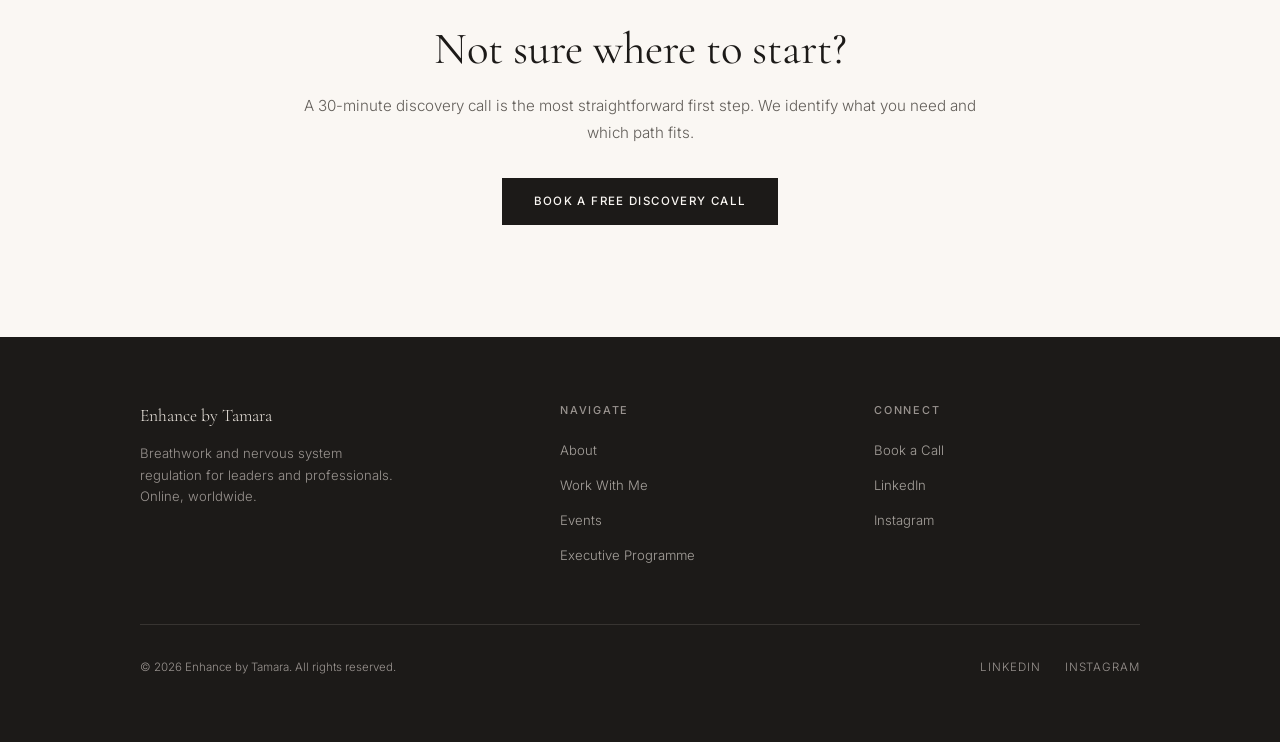
<file: work-with-me.html>
<!DOCTYPE html>
<html lang="en">
<head>
  <script async src="https://www.googletagmanager.com/gtag/js?id=G-301PP8ZPSJ"></script>
  <script>
    window.dataLayer = window.dataLayer || [];
    function gtag(){dataLayer.push(arguments);}
    gtag('js', new Date());
    gtag('config', 'G-301PP8ZPSJ');
  </script>
  <meta charset="UTF-8">
  <meta name="viewport" content="width=device-width, initial-scale=1.0">
  <title>Work With Me | Enhance by Tamara</title>
  <meta name="description" content="Three ways to work with Tamara Korstick - the Executive Mastery Programme, private 1:1 sessions, and corporate engagements. All delivered online.">
  <link rel="canonical" href="https://enhancebytamara.com/work-with-me.html">
  <link rel="icon" type="image/svg+xml" href="favicon.svg">
  <link rel="preconnect" href="https://fonts.googleapis.com">
  <link rel="preconnect" href="https://fonts.gstatic.com" crossorigin>
  <link href="https://fonts.googleapis.com/css2?family=Cormorant+Garamond:ital,wght@0,400;0,500;0,600;1,400&family=Inter:wght@300;400;500&display=swap" rel="stylesheet">
  <link rel="stylesheet" href="style.css">
</head>
<body>

  <!-- ── NAV ── -->
  <nav class="nav" role="navigation" aria-label="Main navigation">
    <a href="index.html" class="nav-logo">
      <img src="photos/logo enhance by tamara.png" alt="Enhance by Tamara" class="nav-logo-img">
    </a>
    <button class="nav-toggle" aria-label="Toggle navigation" onclick="toggleNav(this)">
      <span></span><span></span><span></span>
    </button>
    <ul class="nav-links" id="navMenu" role="list">
      <li><a href="about.html">About</a></li>
      <li><a href="work-with-me.html" aria-current="page">Work With Me</a></li>
      <li><a href="events.html">Events</a></li>
      <li>
        <a href="https://calendly.com/enhancebytamara/meet-with-tamara"
           target="_blank" rel="noopener" class="nav-cta btn">Book a Call</a>
      </li>
    </ul>
  </nav>

  <!-- ── PAGE HERO ── -->
  <div class="page-hero">
    <span class="label">Work With Me</span>
    <h1>Three paths.<br>Online & beyond.</h1>
    <p>Every engagement is structured, intentional, and built around where you actually are - not a generic wellness format adapted to fit.</p>
  </div>

  <!-- ── THE THREE PATHS ── -->
  <section class="section" aria-label="Ways to work with Tamara">
    <div class="inner-wide">

      <!-- PATH 01 -->
      <div class="path">
        <div class="path-header">
          <span class="path-number">01</span>
          <span class="label">For senior leaders</span>
        </div>
        <h2>The Regulated &amp; Relentless<br>Executive Mastery Programme</h2>
        <p class="path-meta">6 weeks &middot; Online &middot; 5–6 participants &middot; Application-based</p>
        <p>A structured online cohort for senior executives, founders, and leaders who are high-functioning and running on fumes. Immersive breathwork, 9D sound, and nervous system recalibration - delivered over six weeks in a small, application-only group.</p>
        <p>This is not a course. It is a programme built for people with no time to waste and no interest in generic wellness. The cohort is intentionally small. The process is rigorous. The results are felt - in decision-making, in presence, in the body's ability to hold sustained pressure without the hidden cost.</p>
        <p><strong style="font-weight: 500;">Who it is for:</strong> Senior leaders who have tried the apps, the executive coaching, the productivity systems. Who know something needs to change at a deeper level. Who are ready to invest in the infrastructure that strategy runs on.</p>
        <a href="https://corporate.enhancebytamara.com"
           target="_blank" rel="noopener"
           class="btn btn-dark">View Full Programme &amp; Apply</a>
      </div>

      <!-- PATH 02 -->
      <div class="path" id="one-to-one">
        <div class="path-header">
          <span class="path-number">02</span>
          <span class="label">For individuals</span>
        </div>
        <h2>Private 1:1 Sessions</h2>
        <p class="path-meta">Online &middot; Tailored format &middot; Limited availability</p>
        <p>Individual sessions for those who want to work directly with Tamara. The format is tailored to where you are - whether that is an acute moment of overload, a longer-term regulatory pattern you want to shift, or an interest in building a consistent somatic practice.</p>
        <p>Sessions are conducted online. Availability is limited. If you are unsure whether a 1:1 session or the group programme is the right starting point, a discovery call is the best way to find out.</p>
        <a href="https://calendly.com/enhancebytamara/meet-with-tamara"
           target="_blank" rel="noopener"
           class="btn btn-dark">Book a Discovery Call</a>
      </div>

      <!-- PATH 03 -->
      <div class="path">
        <div class="path-header">
          <span class="path-number">03</span>
          <span class="label">For organisations</span>
        </div>
        <h2>Corporate Engagements</h2>
        <p class="path-meta">Online &middot; Custom format &middot; Enquiry-based</p>
        <p>Bring nervous system regulation to your team. Corporate engagements are available for organisations whose leaders are already working with Tamara individually - and for teams where the leadership has identified a need for structured regulation work beyond the standard wellness offering.</p>
        <p>This is not a corporate wellness day. It is structured somatic work for professional teams, designed and delivered with the same rigour as individual programmes. Format, duration, and scope are agreed by enquiry.</p>
        <a href="https://calendly.com/enhancebytamara/meet-with-tamara"
           target="_blank" rel="noopener"
           class="btn btn-outline">Enquire</a>
      </div>

    </div>
  </section>

  <!-- ── FAQ ── -->
  <section class="section section-alt" aria-label="Frequently asked questions">
    <div class="inner">
      <span class="label label-muted">Questions</span>
      <h2 style="margin: 1.25rem 0 2rem;">Common questions</h2>
      <div class="faq" role="list">

        <details class="faq-item" role="listitem">
          <summary>Do I need any experience with breathwork or meditation?</summary>
          <p class="faq-answer">No. Most clients come with no prior breathwork experience. The sessions are structured and guided - you do not need to know anything beforehand. If you have tried meditation and found it difficult or frustrating, breathwork often works differently for precisely that reason - it works with the breath as an active mechanism, not a passive one.</p>
        </details>

        <details class="faq-item" role="listitem">
          <summary>Is this therapy?</summary>
          <p class="faq-answer">No. This is regulation work - structured, somatic, and focused on nervous system function and performance. It is not therapy, and it is not a substitute for clinical mental health support. If you are currently working with a therapist or psychiatrist, breathwork and somatic regulation can complement that work. They are separate disciplines.</p>
        </details>

        <details class="faq-item" role="listitem">
          <summary>What does a session actually look like?</summary>
          <p class="faq-answer">Sessions are conducted online and typically last 60 to 90 minutes. They combine guided breathwork, somatic awareness practices, and integration time. The 9D format uses immersive, multi-layered sound design that you experience through headphones - it is significantly different from standard guided meditation audio. No special equipment is required. A quiet space and a good pair of headphones is enough.</p>
        </details>

        <details class="faq-item" role="listitem">
          <summary>How quickly do results show up?</summary>
          <p class="faq-answer">Many clients notice a tangible shift within the first session - a different quality of stillness, a change in how they feel under pressure, a sense of landing back in their body. Sustained change - in decision clarity, sleep quality, stress response, and leadership presence - builds over weeks of consistent practice. The six-week programme is structured specifically to create durable change, not a temporary state that fades when the session ends.</p>
        </details>

        <details class="faq-item" role="listitem">
          <summary>I don't know if I need the programme or 1:1 sessions - how do I decide?</summary>
          <p class="faq-answer">Start with a discovery call. In 30 minutes, we can establish where you are, what you are looking for, and which format is the more appropriate fit. There is no obligation and no hard sell. If neither option is right for you at this moment, I will say so.</p>
        </details>

      </div>
    </div>
  </section>

  <!-- ── CLOSING CTA ── -->
  <section class="section" style="text-align: center;" aria-label="Start here">
    <div class="inner">
      <h2>Not sure where to start?</h2>
      <p style="margin-top: 1rem; color: var(--text-muted);">A 30-minute discovery call is the most straightforward first step. We identify what you need and which path fits.</p>
      <a href="https://calendly.com/enhancebytamara/meet-with-tamara"
         target="_blank" rel="noopener"
         class="btn btn-dark" style="margin-top: 2rem;">Book a Free Discovery Call</a>
    </div>
  </section>

  <!-- ── FOOTER ── -->
  <footer class="footer" role="contentinfo">
    <div class="footer-inner">
      <div>
        <div class="footer-logo">Enhance by Tamara</div>
        <p class="footer-tagline">Breathwork and nervous system regulation for leaders and professionals. Online, worldwide.</p>
      </div>
      <nav class="footer-nav" aria-label="Footer navigation">
        <h4>Navigate</h4>
        <ul role="list">
          <li><a href="about.html">About</a></li>
          <li><a href="work-with-me.html">Work With Me</a></li>
          <li><a href="events.html">Events</a></li>
          <li><a href="https://corporate.enhancebytamara.com" target="_blank" rel="noopener">Executive Programme</a></li>
        </ul>
      </nav>
      <div class="footer-nav">
        <h4>Connect</h4>
        <ul role="list">
          <li><a href="https://calendly.com/enhancebytamara/meet-with-tamara" target="_blank" rel="noopener">Book a Call</a></li>
          <li><a href="https://www.linkedin.com/in/tamara-korstick-871780378/" target="_blank" rel="noopener">LinkedIn</a></li>
          <li><a href="https://www.instagram.com/enhance_by.tamara/" target="_blank" rel="noopener">Instagram</a></li>
        </ul>
      </div>
    </div>
    <div class="footer-bottom">
      <p>© 2026 Enhance by Tamara. All rights reserved.</p>
      <div class="footer-social">
        <a href="https://www.linkedin.com/in/tamara-korstick-871780378/" target="_blank" rel="noopener">LinkedIn</a>
        <a href="https://www.instagram.com/enhance_by.tamara/" target="_blank" rel="noopener">Instagram</a>
      </div>
    </div>
  </footer>

  <script>
    function toggleNav(btn) {
      const menu = document.getElementById('navMenu');
      menu.classList.toggle('open');
      btn.setAttribute('aria-expanded', menu.classList.contains('open'));
    }
  </script>

</body>
</html>
</file>
<file: style.css>
/* ============================================================
   Enhance by Tamara — Main Site Design System
   enhancebytamara.com
   Warm light luxury. Cormorant Garamond + Inter.
   ============================================================ */

*, *::before, *::after {
  margin: 0;
  padding: 0;
  box-sizing: border-box;
}

:root {
  --bg:               #FAF7F3;
  --bg-alt:           #F0EAE3;
  --bg-dark:          #1C1A18;
  --text:             #1C1A18;
  --text-muted:       #625E59;
  --text-on-dark:     #F0EAE3;
  --text-muted-dark:  #9A9490;
  --accent:           #C8145C;
  --accent-hover:     #A01049;
  --border:           rgba(28, 26, 24, 0.1);
  --border-dark:      rgba(240, 234, 227, 0.12);

  --serif:  'Cormorant Garamond', Georgia, serif;
  --sans:   'Inter', -apple-system, BlinkMacSystemFont, sans-serif;

  --space-xs:  0.5rem;
  --space-sm:  1rem;
  --space-md:  2rem;
  --space-lg:  4rem;
  --space-xl:  7rem;

  --max-content: 680px;
  --max-wide:    1000px;
}

html {
  font-size: 16px;
  scroll-behavior: smooth;
  -webkit-font-smoothing: antialiased;
  -moz-osx-font-smoothing: grayscale;
}

body {
  background: var(--bg);
  color: var(--text);
  font-family: var(--sans);
  font-weight: 300;
  line-height: 1.7;
}

img { display: block; max-width: 100%; }
a   { color: inherit; text-decoration: none; }

/* ── TYPOGRAPHY ──────────────────────────────────── */

.label {
  display: block;
  font-size: 0.7rem;
  font-weight: 500;
  letter-spacing: 0.18em;
  text-transform: uppercase;
  color: var(--accent);
}

.label-muted { color: var(--text-muted); }

h1 { font-family: var(--serif); font-weight: 400; line-height: 1.1; font-size: clamp(2.4rem, 5vw, 3.8rem); }
h2 { font-family: var(--serif); font-weight: 400; line-height: 1.15; font-size: clamp(1.9rem, 3.5vw, 2.8rem); }
h3 { font-family: var(--serif); font-weight: 400; line-height: 1.2; font-size: clamp(1.3rem, 2.5vw, 1.75rem); }

p { font-size: 0.95rem; line-height: 1.8; }

.text-serif {
  font-family: var(--serif);
  font-size: 1.2rem;
  font-weight: 400;
  line-height: 1.5;
  font-style: italic;
}

/* ── NAVIGATION ──────────────────────────────────── */

.nav {
  position: fixed;
  top: 0; left: 0; right: 0;
  z-index: 200;
  display: flex;
  align-items: center;
  justify-content: space-between;
  padding: 1.25rem 2.5rem;
  background: rgba(250, 247, 243, 0.94);
  backdrop-filter: blur(20px);
  -webkit-backdrop-filter: blur(20px);
  border-bottom: 1px solid var(--border);
}

.nav-logo {
  display: flex;
  align-items: center;
  flex-shrink: 0;
}

.nav-logo-img {
  height: clamp(44px, 4.5vw, 72px);
  width: auto;
  display: block;
  mix-blend-mode: multiply;
}

.nav-links {
  display: flex;
  align-items: center;
  gap: 2.5rem;
  list-style: none;
}

.nav-links a {
  font-size: 0.78rem;
  font-weight: 400;
  letter-spacing: 0.06em;
  color: var(--text);
  transition: color 0.2s;
}

.nav-links a:hover { color: var(--accent); }

.nav-cta {
  font-size: 0.72rem !important;
  font-weight: 500 !important;
  letter-spacing: 0.12em !important;
  text-transform: uppercase;
  color: white !important;
  background: var(--text);
  padding: 0.65rem 1.4rem;
  transition: background 0.2s;
}

.nav-cta:hover { background: var(--accent) !important; }

.nav-toggle {
  display: none;
  flex-direction: column;
  gap: 5px;
  background: none;
  border: none;
  cursor: pointer;
  padding: 6px;
  z-index: 201;
}

.nav-toggle span {
  display: block;
  width: 22px;
  height: 1.5px;
  background: var(--text);
  transition: all 0.3s;
}

/* ── BUTTONS ─────────────────────────────────────── */

.btn {
  display: inline-block;
  font-family: var(--sans);
  font-size: 0.72rem;
  font-weight: 500;
  letter-spacing: 0.12em;
  text-transform: uppercase;
  padding: 0.85rem 2rem;
  cursor: pointer;
  border: none;
  transition: all 0.25s;
  text-decoration: none;
  white-space: nowrap;
}

.btn-primary  { background: var(--accent); color: white; }
.btn-primary:hover { background: var(--accent-hover); }

.btn-dark     { background: var(--text); color: var(--bg); }
.btn-dark:hover { background: var(--accent); color: white; }

.btn-outline  { background: transparent; color: var(--text); border: 1px solid rgba(28,26,24,0.25); }
.btn-outline:hover { border-color: var(--text); }

.btn-outline-light { background: transparent; color: var(--text-on-dark); border: 1px solid var(--border-dark); }
.btn-outline-light:hover { border-color: var(--text-on-dark); }

/* ── SECTIONS ────────────────────────────────────── */

.section     { padding: var(--space-xl) var(--space-md); }
.section-alt { background: var(--bg-alt); }
.section-dark { background: var(--bg-dark); color: var(--text-on-dark); }
.section-dark p { color: var(--text-muted-dark); }
.section-dark .label { color: var(--text-muted-dark); }

.inner      { max-width: var(--max-content); margin: 0 auto; }
.inner-wide { max-width: var(--max-wide); margin: 0 auto; }

/* ── GRID UTILITY ────────────────────────────────── */

.grid-2 {
  display: grid;
  grid-template-columns: 1fr 1fr;
  gap: 5rem;
  align-items: center;
}

/* ── HERO ────────────────────────────────────────── */

.hero {
  display: grid;
  grid-template-columns: 1fr 1fr;
  min-height: 100vh;
  align-items: center;
}

.hero-text {
  display: flex;
  flex-direction: column;
  justify-content: center;
  padding: 9rem 5rem 6rem 7rem;
}

.hero-text .label     { margin-bottom: 1.75rem; }
.hero-text h1         { margin-bottom: 1.5rem; font-size: clamp(1.9rem, 3.2vw, 2.9rem); }
.hero-text .hero-rule {
  width: 40px;
  height: 2px;
  background: var(--accent);
  margin: 1.5rem 0 2rem;
  flex-shrink: 0;
}
.hero-text p          { margin-bottom: 2.5rem; max-width: 420px; color: var(--text-muted); }

.hero-btns { display: flex; gap: 1rem; flex-wrap: wrap; }

.hero-image {
  padding: 2rem 4rem 2rem 1.5rem;
  display: flex;
  align-items: center;
  justify-content: center;
}

.hero-frame {
  width: 100%;
  max-width: 420px;
  aspect-ratio: 3 / 4;
  max-height: 68vh;
  border-radius: 12px;
  overflow: hidden;
}

.hero-frame img {
  width: 100%;
  height: 100%;
  object-fit: cover;
  object-position: center 25%;
  display: block;
}

/* ── PAGE HERO ───────────────────────────────────── */

.page-hero {
  padding: 10rem var(--space-md) var(--space-lg);
  text-align: center;
}

.page-hero .label { margin-bottom: 0; }
.page-hero h1     { margin-top: 1rem; }
.page-hero p      { margin-top: 1rem; max-width: 560px; margin-left: auto; margin-right: auto; color: var(--text-muted); }

/* ── LEAD MAGNET / DARK CTA ──────────────────────── */

.lead-magnet {
  background: var(--bg-dark);
  padding: var(--space-lg) var(--space-md);
  text-align: center;
  color: var(--text-on-dark);
}

.lead-magnet .label    { margin-bottom: 0; color: var(--text-muted-dark); }
.lead-magnet h2        { margin-top: 1rem; color: var(--text-on-dark); }
.lead-magnet > p       { color: var(--text-muted-dark); max-width: 520px; margin: 1rem auto 2rem; }

.lead-form {
  display: flex;
  max-width: 440px;
  margin: 0 auto;
}

.lead-form input[type="email"] {
  flex: 1;
  padding: 0.85rem 1.25rem;
  font-family: var(--sans);
  font-size: 0.9rem;
  background: rgba(255,255,255,0.06);
  border: 1px solid var(--border-dark);
  color: var(--text-on-dark);
  outline: none;
  min-width: 0;
}

.lead-form input::placeholder { color: var(--text-muted-dark); }

.lead-success {
  display: none;
  font-family: var(--serif);
  font-size: 1.25rem;
  font-style: italic;
  color: var(--text-on-dark);
  margin-top: 1.5rem;
}

.lead-note {
  font-size: 0.72rem;
  color: var(--text-muted-dark);
  margin-top: 1.25rem;
}

/* ── CARDS ───────────────────────────────────────── */

.cards {
  display: grid;
  grid-template-columns: repeat(3, 1fr);
  gap: 1.5px;
  background: var(--border);
}

.card {
  background: var(--bg);
  padding: 2.5rem 2rem;
}

.card .label   { margin-bottom: 1.25rem; }
.card h3       { margin-bottom: 1rem; }
.card p        { font-size: 0.88rem; color: var(--text); margin-bottom: 1.75rem; line-height: 1.7; }

/* ── STATS ───────────────────────────────────────── */

.stat-row { display: flex; gap: 3rem; flex-wrap: wrap; }

.stat-number {
  font-family: var(--serif);
  font-size: 3rem;
  font-weight: 400;
  line-height: 1;
  color: var(--accent);
}

.stat-label {
  font-size: 0.78rem;
  color: var(--text-muted);
  margin-top: 0.3rem;
  line-height: 1.4;
}

/* ── TESTIMONIAL ─────────────────────────────────── */

.testimonial {
  border-left: 2px solid var(--accent);
  padding-left: 1.75rem;
}

.testimonial blockquote {
  font-family: var(--serif);
  font-size: 1.25rem;
  font-style: italic;
  line-height: 1.55;
  color: var(--text);
  margin-bottom: 1rem;
}

.testimonial cite {
  font-size: 0.75rem;
  font-style: normal;
  color: var(--text-muted);
  letter-spacing: 0.06em;
}

/* ── SPLIT (photo + text) ────────────────────────── */

.split {
  display: grid;
  grid-template-columns: 1fr 1fr;
  align-items: stretch;
}

.split-photo { overflow: hidden; min-height: 480px; }
.split-photo img { width: 100%; height: 100%; object-fit: cover; object-position: top center; }

.split-text {
  padding: 4rem;
  display: flex;
  flex-direction: column;
  justify-content: center;
}

.split-text .label { margin-bottom: 1.25rem; }
.split-text h2     { margin-bottom: 1.25rem; }
.split-text p      { color: var(--text-muted); margin-bottom: 1rem; }
.split-text p:last-of-type { margin-bottom: 0; }

/* ── CREDENTIALS ─────────────────────────────────── */

.credentials {
  display: grid;
  grid-template-columns: repeat(2, 1fr);
  gap: 1px;
  background: var(--border);
}

.credential { background: var(--bg); padding: 1.5rem; }

.credential-title {
  font-size: 0.7rem;
  font-weight: 500;
  letter-spacing: 0.12em;
  text-transform: uppercase;
  color: var(--text-muted);
  margin-bottom: 0.4rem;
}

.credential-value {
  font-family: var(--serif);
  font-size: 1.05rem;
}

/* ── BELIEFS ─────────────────────────────────────── */

.beliefs { display: flex; flex-direction: column; }

.belief {
  padding: 1.75rem 0;
  border-bottom: 1px solid var(--border);
}

.belief:first-child { border-top: 1px solid var(--border); }

.belief p {
  font-family: var(--serif);
  font-size: 1.2rem;
  font-style: italic;
  line-height: 1.5;
  color: var(--text);
  max-width: 560px;
}

/* ── OFFERING PATHS ──────────────────────────────── */

.path {
  padding: var(--space-lg) 0;
  border-bottom: 1px solid var(--border);
}

.path:last-of-type { border-bottom: none; }

.path-header {
  display: flex;
  align-items: baseline;
  gap: 1.5rem;
  margin-bottom: 1.5rem;
}

.path-number {
  font-family: var(--serif);
  font-size: 3rem;
  color: var(--border);
  line-height: 1;
  flex-shrink: 0;
}

.path h2      { margin-bottom: 0.75rem; }
.path p       { color: var(--text); margin-bottom: 0.85rem; }
.path .path-meta {
  font-size: 0.78rem;
  font-style: italic;
  color: var(--text-muted);
  letter-spacing: 0.04em;
  margin-bottom: 1.25rem !important;
}

.path .btn { margin-top: 0.75rem; }

/* ── FAQ ─────────────────────────────────────────── */

.faq { border-top: 1px solid var(--border); }

.faq-item { border-bottom: 1px solid var(--border); }

.faq-item summary {
  padding: 1.5rem 0;
  cursor: pointer;
  list-style: none;
  display: flex;
  justify-content: space-between;
  align-items: center;
  font-family: var(--serif);
  font-size: 1.1rem;
  gap: 1rem;
}

.faq-item summary::-webkit-details-marker { display: none; }

.faq-item summary::after {
  content: '+';
  font-family: var(--sans);
  font-size: 1.1rem;
  color: var(--accent);
  flex-shrink: 0;
}

.faq-item[open] summary::after { content: '−'; }

.faq-answer {
  padding: 0 2rem 1.5rem 0;
  color: var(--text-muted);
  font-size: 0.92rem;
  line-height: 1.8;
  max-width: 580px;
}

/* ── EVENT CARD ──────────────────────────────────── */

.event-card {
  background: var(--bg-alt);
  padding: 2.5rem;
  display: grid;
  grid-template-columns: 1fr auto;
  align-items: start;
  gap: 2.5rem;
}

.event-meta .label   { margin-bottom: 0.75rem; }
.event-meta h3       { margin-bottom: 0.75rem; }
.event-meta p        { color: var(--text); font-size: 0.88rem; margin-bottom: 0.5rem; }

.event-details {
  display: flex;
  flex-direction: column;
  gap: 0.3rem;
  margin-top: 1rem;
  font-size: 0.78rem;
  color: var(--text-muted);
  letter-spacing: 0.03em;
}

/* ── FULL-WIDTH PHOTO ────────────────────────────── */

.photo-full { height: 60vh; overflow: hidden; }
.photo-full img { width: 100%; height: 100%; object-fit: cover; object-position: center 20%; }

/* ── PROBLEM LIST ────────────────────────────────── */

.problem-list { display: flex; flex-direction: column; margin-top: 2rem; }

.problem-item {
  padding: 1.4rem 0;
  border-bottom: 1px solid var(--border);
}

.problem-item:first-child { border-top: 1px solid var(--border); }

/* ── FOOTER ──────────────────────────────────────── */

.footer {
  background: var(--bg-dark);
  color: var(--text-on-dark);
  padding: var(--space-lg) var(--space-md);
}

.footer-inner {
  max-width: var(--max-wide);
  margin: 0 auto;
  display: grid;
  grid-template-columns: 1.4fr 1fr 1fr;
  gap: 3rem;
}

.footer-logo {
  font-family: var(--serif);
  font-size: 1.1rem;
  margin-bottom: 0.75rem;
}

.footer-tagline {
  font-size: 0.82rem;
  color: var(--text-muted-dark);
  line-height: 1.65;
  max-width: 260px;
}

.footer-nav h4 {
  font-size: 0.68rem;
  font-weight: 500;
  letter-spacing: 0.16em;
  text-transform: uppercase;
  color: var(--text-muted-dark);
  margin-bottom: 1rem;
}

.footer-nav ul { list-style: none; }
.footer-nav li { margin-bottom: 0.5rem; }

.footer-nav a {
  font-size: 0.82rem;
  color: var(--text-on-dark);
  opacity: 0.65;
  transition: opacity 0.2s;
}

.footer-nav a:hover { opacity: 1; }

.footer-bottom {
  max-width: var(--max-wide);
  margin: 3rem auto 0;
  padding-top: 2rem;
  border-top: 1px solid var(--border-dark);
  display: flex;
  justify-content: space-between;
  align-items: center;
}

.footer-bottom p {
  font-size: 0.72rem;
  color: var(--text-muted-dark);
}

.footer-social { display: flex; gap: 1.5rem; }

.footer-social a {
  font-size: 0.72rem;
  color: var(--text-muted-dark);
  letter-spacing: 0.08em;
  text-transform: uppercase;
  transition: color 0.2s;
}

.footer-social a:hover { color: var(--accent); }

/* ── HERO CENTERED ───────────────────────────────── */

.hero-centered {
  min-height: 88vh;
  display: flex;
  flex-direction: column;
  align-items: center;
  justify-content: center;
  text-align: center;
  padding: 9rem 2rem 5rem;
}

.hero-centered .label    { margin-bottom: 2rem; }
.hero-centered h1        { max-width: 700px; }
.hero-centered .hero-rule {
  width: 40px;
  height: 2px;
  background: var(--accent);
  margin: 2rem auto;
  flex-shrink: 0;
}
.hero-centered p         { max-width: 460px; margin: 0 auto 2.5rem; color: var(--text-muted); }
.hero-centered .hero-btns { justify-content: center; }

/* ── PHOTO PLACEHOLDER ───────────────────────────── */

.ph {
  background: #EAE3DC;
  display: flex;
  align-items: center;
  justify-content: center;
  width: 100%;
  position: relative;
}

.ph::after {
  content: attr(data-label);
  font-family: var(--sans);
  font-size: 0.65rem;
  font-weight: 400;
  letter-spacing: 0.14em;
  text-transform: uppercase;
  color: #B0A89F;
}

/* Placeholder sizes */
.ph--wide     { height: 460px; }
.ph--medium   { height: 360px; }
.ph--slim     { height: 240px; }
.ph--portrait {
  height: 500px;
  max-width: 380px;
  margin: 0 auto;
  display: flex;
}

/* ── MOBILE ──────────────────────────────────────── */

@media (max-width: 860px) {
  :root {
    --space-xl: 4rem;
    --space-lg: 2.5rem;
  }

  /* Nav */
  .nav { padding: 1rem 1.25rem; }
  .nav-toggle { display: flex; }

  .nav-links {
    position: fixed;
    top: 0; left: 0; right: 0; bottom: 0;
    background: var(--bg);
    flex-direction: column;
    justify-content: center;
    align-items: center;
    gap: 2rem;
    opacity: 0;
    pointer-events: none;
    transition: opacity 0.3s;
    z-index: 199;
  }

  .nav-links.open { opacity: 1; pointer-events: all; }
  .nav-links a { font-size: 1.1rem; }

  /* Hero */
  .hero { grid-template-columns: 1fr; min-height: auto; align-items: start; }
  .hero-text { padding: 7rem 1.5rem 3rem; }
  .hero-text h1 { font-size: clamp(1.9rem, 7vw, 2.6rem); }
  .hero-image { padding: 0 1.25rem 2rem; }
  .hero-frame { max-width: 100%; max-height: 70vw; aspect-ratio: 4 / 3; }

  /* Sections */
  .section { padding: var(--space-xl) 1.25rem; }
  .page-hero { padding: 8rem 1.25rem var(--space-lg); }

  /* Split */
  .split { grid-template-columns: 1fr; }
  .split-photo { min-height: 280px; max-height: 360px; }
  .split-text { padding: 2.5rem 1.25rem; }

  /* Cards */
  .cards { grid-template-columns: 1fr; }

  /* Grid 2 */
  .grid-2 { grid-template-columns: 1fr; gap: 3rem; }

  /* Lead form */
  .lead-form { flex-direction: column; }
  .lead-form input[type="email"] { width: 100%; }

  /* Event card */
  .event-card { grid-template-columns: 1fr; gap: 1.5rem; }

  /* Credentials */
  .credentials { grid-template-columns: 1fr; }

  /* Stat row */
  .stat-row { gap: 2rem; }

  /* Footer */
  .footer-inner { grid-template-columns: 1fr; gap: 2rem; }
  .footer-tagline { max-width: 100%; }
  .footer-bottom { flex-direction: column; gap: 1rem; text-align: center; }

  /* Photo full */
  .photo-full { height: 45vw; min-height: 220px; }

  /* Path header */
  .path-header { flex-wrap: wrap; gap: 0.5rem; }
  .path-number { font-size: 2.2rem; }
}
</file>
